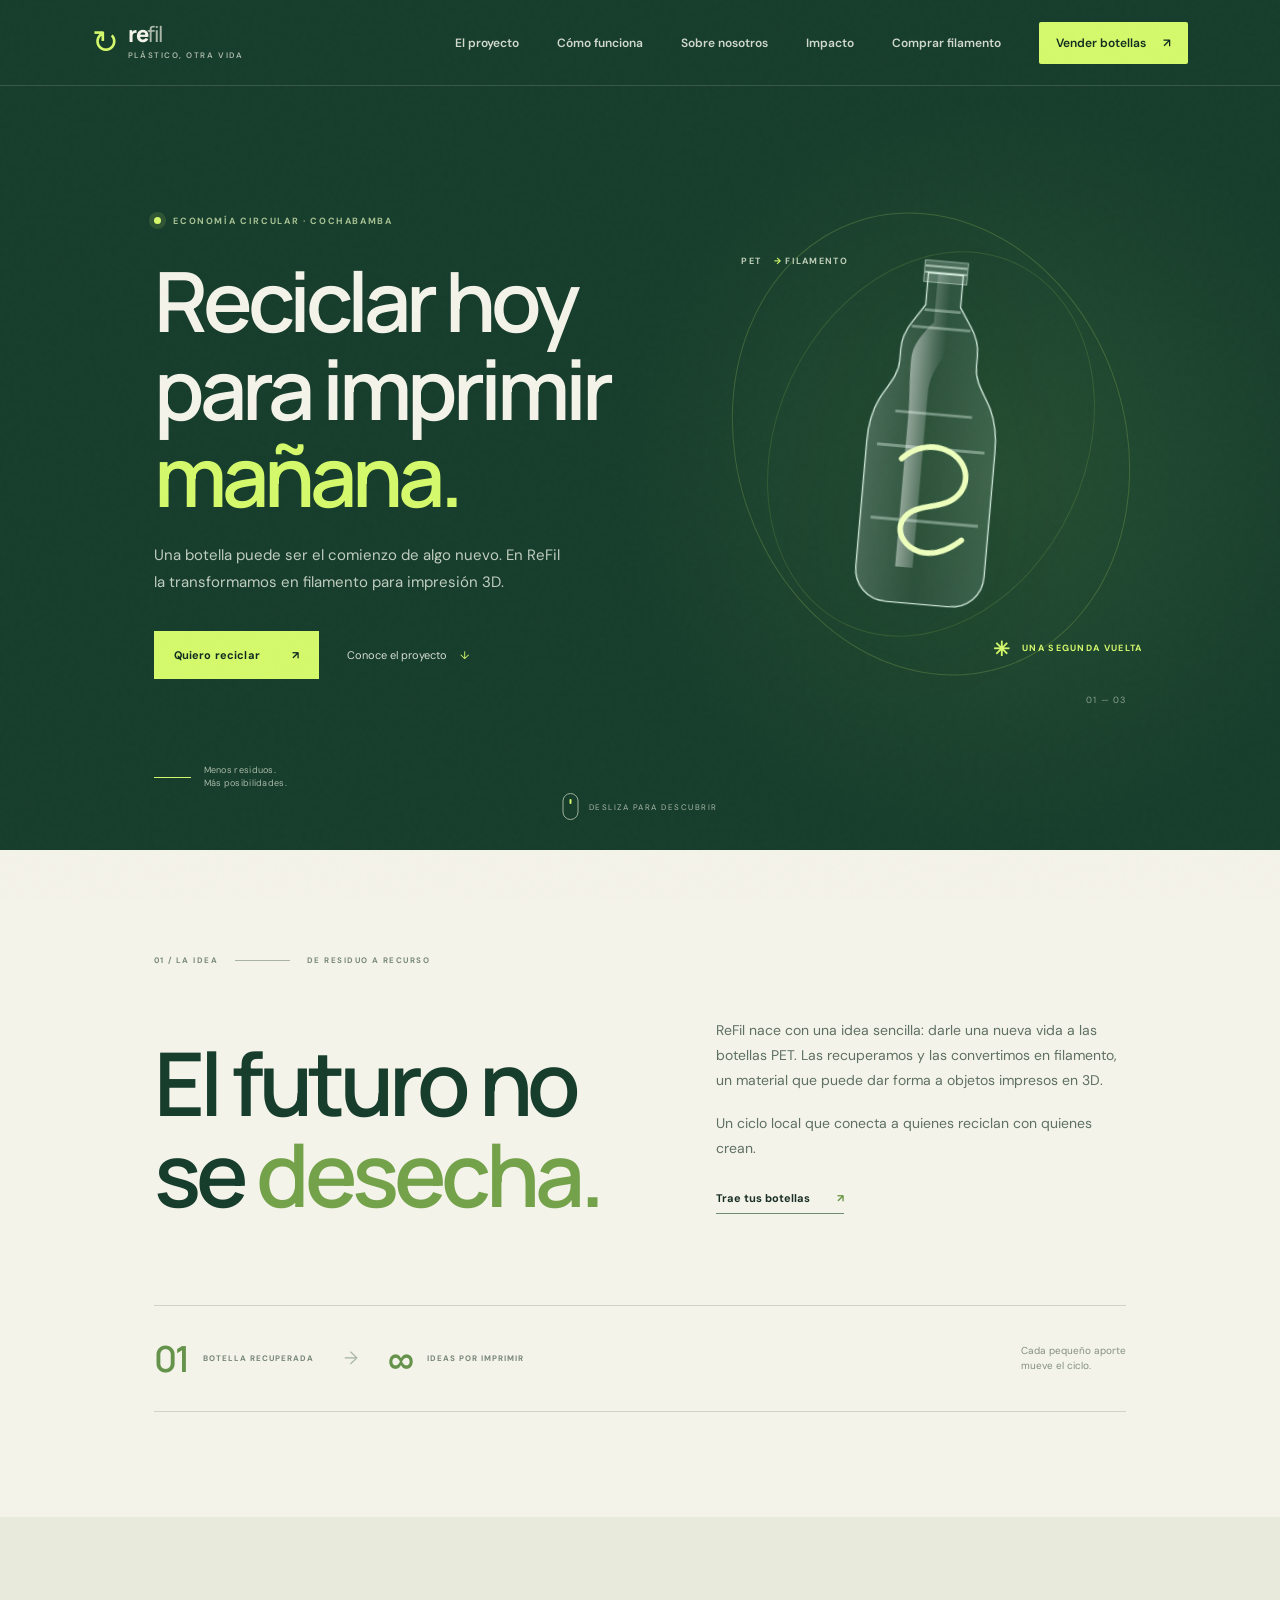
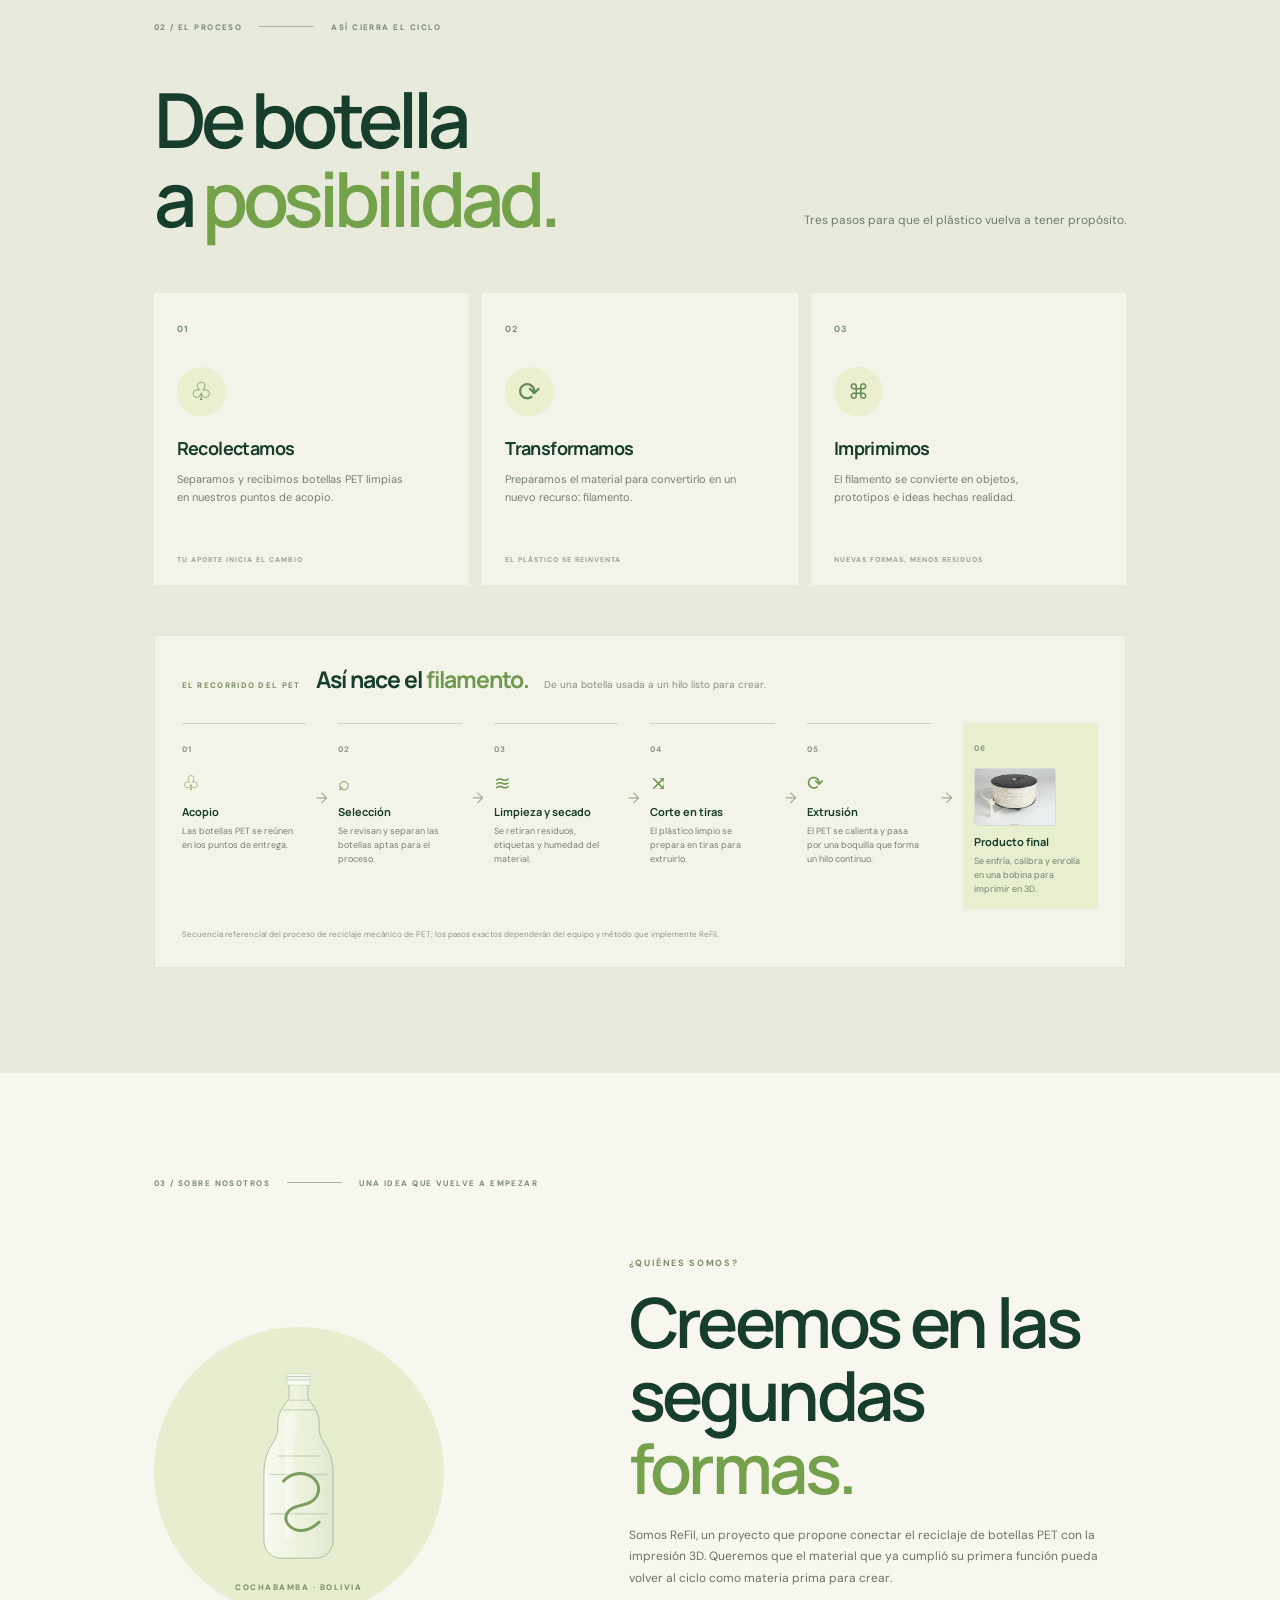
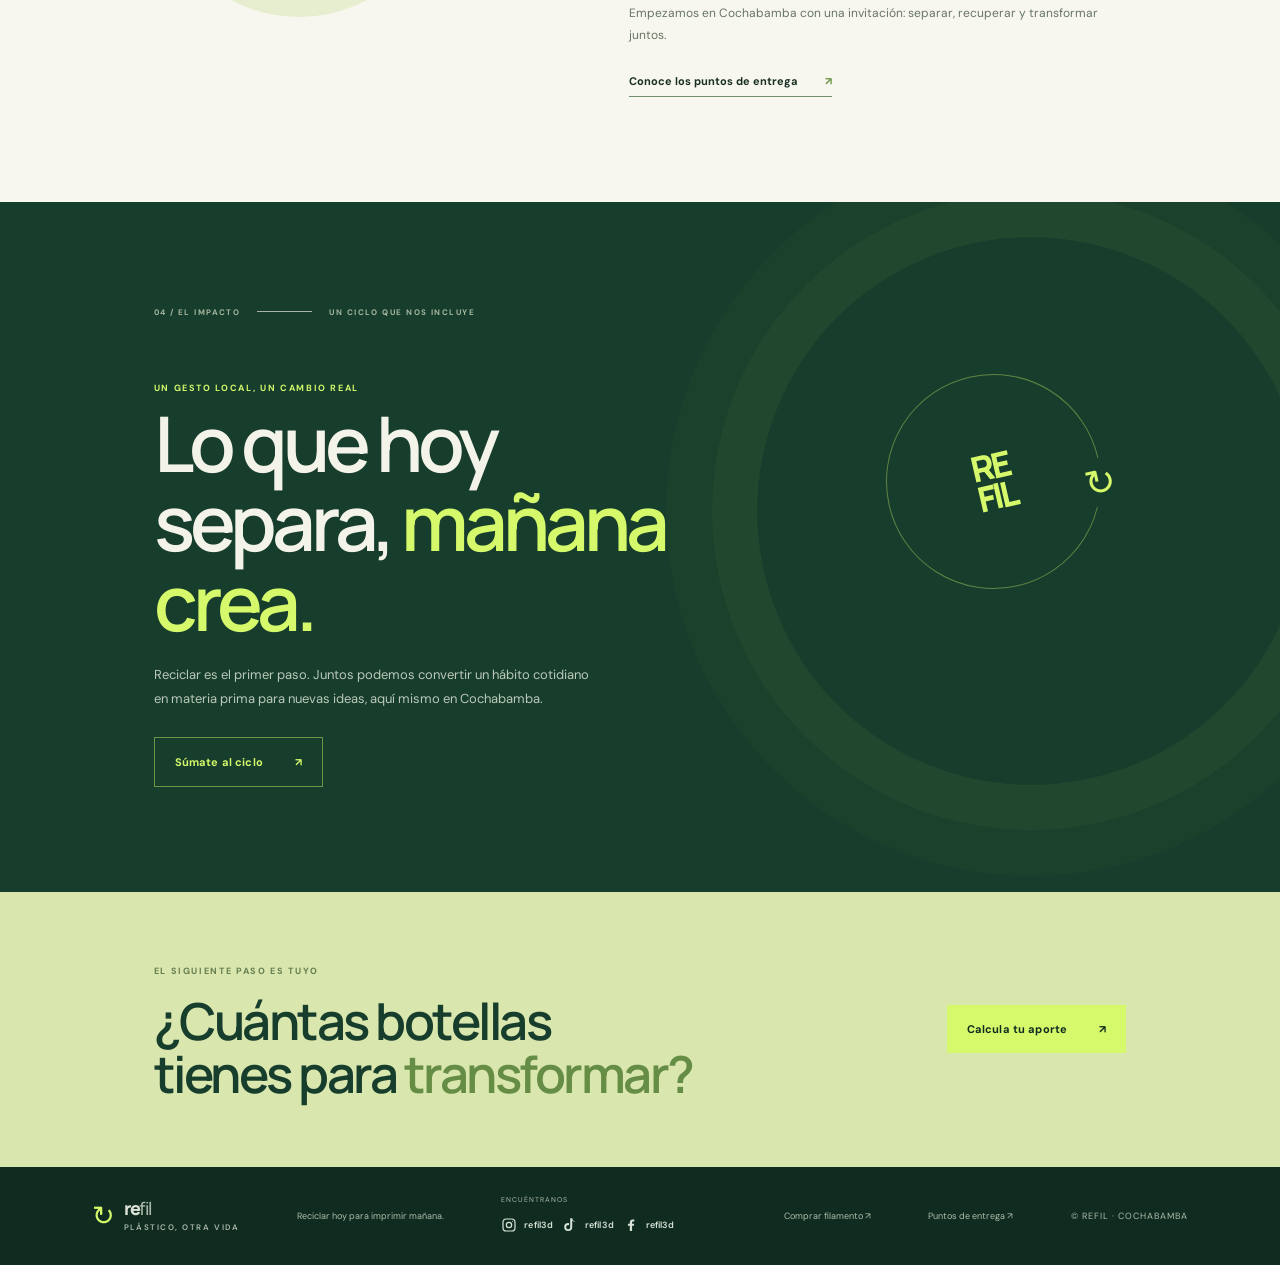
<file: index.html>
<!doctype html>
<html lang="es">
<head>
  <meta charset="utf-8" />
  <meta name="viewport" content="width=device-width, initial-scale=1" />
  <meta name="theme-color" content="#173d2c" />
  <meta name="description" content="ReFil transforma botellas PET en filamento para impresión 3D. Recicla en Cochabamba y convierte tus residuos en nuevas ideas." />
  <title>ReFil — Reciclar hoy, imprimir mañana</title>
  <link rel="preconnect" href="https://fonts.googleapis.com" />
  <link rel="preconnect" href="https://fonts.gstatic.com" crossorigin />
  <link href="https://fonts.googleapis.com/css2?family=DM+Sans:wght@400;500;600;700&family=Manrope:wght@400;500;600;700;800&display=swap" rel="stylesheet" />
  <link rel="stylesheet" href="styles.css" />
  <link rel="stylesheet" href="extra.css" />
</head>
<body>
  <div class="grain" aria-hidden="true"></div>
  <header class="site-header">
    <a class="brand" href="index.html" aria-label="ReFil, inicio"><span class="brand-mark">↻</span><span>re<span class="brand-light">fil</span><small>PLÁSTICO, OTRA VIDA</small></span></a>
    <button class="menu-toggle" aria-label="Abrir menú" aria-expanded="false"><span></span><span></span></button>
    <nav class="main-nav" aria-label="Navegación principal">
      <a href="#proyecto">El proyecto</a><a href="#proceso">Cómo funciona</a><a href="#nosotros">Sobre nosotros</a><a href="#impacto">Impacto</a><a href="comprar.html">Comprar filamento</a><a class="nav-cta" href="vender.html">Vender botellas <span>↗</span></a>
    </nav>
  </header>
  <main>
    <section class="hero" id="inicio">
      <div class="hero-copy reveal">
        <p class="eyebrow"><span class="pulse-dot"></span> ECONOMÍA CIRCULAR · COCHABAMBA</p>
        <h1>Reciclar hoy<br />para imprimir <em>mañana.</em></h1>
        <p class="hero-lede">Una botella puede ser el comienzo de algo nuevo. En ReFil la transformamos en filamento para impresión 3D.</p>
        <div class="hero-actions"><a class="button button-lime" href="vender.html">Quiero reciclar <span>↗</span></a><a class="text-link" href="#proyecto">Conoce el proyecto <span>↓</span></a></div>
        <div class="hero-note"><span class="note-line"></span><span>Menos residuos.<br />Más posibilidades.</span></div>
      </div>
      <div class="hero-art reveal" aria-label="Ilustración de una botella transformándose en filamento de impresión 3D">
        <div class="art-orbit orbit-one"></div><div class="art-orbit orbit-two"></div>
        <div class="art-label label-top">PET <span>→</span> FILAMENTO</div>
        <svg class="bottle-art" viewBox="0 0 300 540" role="img" aria-label="Botella transparente reciclable">
          <defs><linearGradient id="bottle" x1="0" x2="1"><stop stop-color="#effff5" stop-opacity=".2"/><stop offset=".46" stop-color="#dff9ec" stop-opacity=".07"/><stop offset="1" stop-color="#c6f2dd" stop-opacity=".16"/></linearGradient><linearGradient id="shine" x1="0" x2="1"><stop stop-color="#fff" stop-opacity=".68"/><stop offset="1" stop-color="#fff" stop-opacity="0"/></linearGradient></defs>
          <path d="M125 25h50v46l17 26c8 12 13 25 13 40v17c0 22 16 39 25 58 8 17 12 38 12 61v178c0 27-20 47-47 47H105c-27 0-47-20-47-47V273c0-23 4-44 12-61 9-19 25-36 25-58v-17c0-15 5-28 13-40l17-26V25Z" fill="url(#bottle)" stroke="#e8fff2" stroke-opacity=".82" stroke-width="2"/>
          <path d="M124 78h52M108 103h84M95 226h110M73 275h154M73 380h154" fill="none" stroke="#e8fff2" stroke-opacity=".38" stroke-width="4"/>
          <path d="M111 152c0-23 12-38 28-57V25h20v115c-14 21-20 37-20 58v249h-25V230c0-27-3-45-3-78Z" fill="url(#shine)" opacity=".7"/>
          <path d="M119 7h62v31h-62z" rx="6" fill="#effff5" fill-opacity=".22" stroke="#e8fff2" stroke-opacity=".7"/><path d="M120 15h60M120 24h60" stroke="#e8fff2" stroke-opacity=".58" stroke-width="3"/>
          <path d="M110 293c21-23 55-27 78-9 20 16 20 42 3 58-19 18-51 13-67 31-19 21 1 48 27 51 22 2 39-9 54-22" fill="none" stroke="#edffbd" stroke-width="8" stroke-linecap="round" stroke-dasharray="2 1"/>
        </svg>
        <div class="art-label label-bottom"><span class="spark">✳</span> UNA SEGUNDA VUELTA</div>
        <div class="art-index">01 — 03</div>
      </div>
      <a href="#proyecto" class="scroll-cue"><span></span> DESLIZA PARA DESCUBRIR</a>
    </section>
    <section class="intro-section section-pad" id="proyecto">
      <div class="section-kicker reveal"><span>01 / LA IDEA</span><span class="kicker-rule"></span><span>DE RESIDUO A RECURSO</span></div>
      <div class="intro-grid"><h2 class="reveal">El futuro no<br />se <em>desecha.</em></h2><div class="intro-text reveal"><p>ReFil nace con una idea sencilla: darle una nueva vida a las botellas PET. Las recuperamos y las convertimos en filamento, un material que puede dar forma a objetos impresos en 3D.</p><p>Un ciclo local que conecta a quienes reciclan con quienes crean.</p><a href="vender.html" class="arrow-link">Trae tus botellas <span>↗</span></a></div></div>
      <div class="stat-strip reveal"><div><span class="stat-number">01</span><span class="stat-caption">BOTELLA RECUPERADA</span></div><span class="stat-arrow">→</span><div><span class="stat-number">∞</span><span class="stat-caption">IDEAS POR IMPRIMIR</span></div><div class="stat-side">Cada pequeño aporte<br />mueve el ciclo.</div></div>
    </section>
    <section class="process-section section-pad" id="proceso">
      <div class="section-kicker reveal"><span>02 / EL PROCESO</span><span class="kicker-rule"></span><span>ASÍ CIERRA EL CICLO</span></div>
      <div class="process-heading reveal"><h2>De botella<br />a <em>posibilidad.</em></h2><p>Tres pasos para que el plástico vuelva a tener propósito.</p></div>
      <div class="process-grid">
        <article class="process-card reveal"><span class="process-num">01</span><div class="process-icon bottle-icon">♧</div><h3>Recolectamos</h3><p>Separamos y recibimos botellas PET limpias en nuestros puntos de acopio.</p><span class="card-foot">TU APORTE INICIA EL CAMBIO</span></article>
        <article class="process-card reveal"><span class="process-num">02</span><div class="process-icon">⟳</div><h3>Transformamos</h3><p>Preparamos el material para convertirlo en un nuevo recurso: filamento.</p><span class="card-foot">EL PLÁSTICO SE REINVENTA</span></article>
        <article class="process-card reveal"><span class="process-num">03</span><div class="process-icon print-icon">⌘</div><h3>Imprimimos</h3><p>El filamento se convierte en objetos, prototipos e ideas hechas realidad.</p><span class="card-foot">NUEVAS FORMAS, MENOS RESIDUOS</span></article>
      </div>
      <div class="bottle-journey reveal">
        <div class="journey-heading"><span class="journey-tag">EL RECORRIDO DEL PET</span><h3>Así nace el <em>filamento.</em></h3><p>De una botella usada a un hilo listo para crear.</p></div>
        <div class="journey-track">
          <article class="journey-step"><span class="journey-number">01</span><span class="journey-symbol">♧</span><h4>Acopio</h4><p>Las botellas PET se reúnen en los puntos de entrega.</p></article><span class="journey-arrow">→</span>
          <article class="journey-step"><span class="journey-number">02</span><span class="journey-symbol">⌕</span><h4>Selección</h4><p>Se revisan y separan las botellas aptas para el proceso.</p></article><span class="journey-arrow">→</span>
          <article class="journey-step"><span class="journey-number">03</span><span class="journey-symbol">≋</span><h4>Limpieza y secado</h4><p>Se retiran residuos, etiquetas y humedad del material.</p></article><span class="journey-arrow">→</span>
          <article class="journey-step"><span class="journey-number">04</span><span class="journey-symbol">⤨</span><h4>Corte en tiras</h4><p>El plástico limpio se prepara en tiras para extruirlo.</p></article><span class="journey-arrow">→</span>
          <article class="journey-step"><span class="journey-number">05</span><span class="journey-symbol">⟳</span><h4>Extrusión</h4><p>El PET se calienta y pasa por una boquilla que forma un hilo continuo.</p></article><span class="journey-arrow">→</span>
          <article class="journey-step journey-finish"><span class="journey-number">06</span><img class="journey-product" src="assets/rollo-filamento-real.jpg" alt="Rollo de filamento terminado listo para impresión 3D" /><h4>Producto final</h4><p>Se enfría, calibra y enrolla en una bobina para imprimir en 3D.</p></article>
        </div>
        <p class="journey-note">Secuencia referencial del proceso de reciclaje mecánico de PET; los pasos exactos dependerán del equipo y método que implemente ReFil.</p>
      </div>
    </section>
    <section class="about-section section-pad" id="nosotros">
      <div class="section-kicker reveal"><span>03 / SOBRE NOSOTROS</span><span class="kicker-rule"></span><span>UNA IDEA QUE VUELVE A EMPEZAR</span></div>
      <div class="about-grid"><div class="about-mark reveal"><svg class="about-logo" viewBox="0 0 300 540" role="img" aria-label="Botella PET blanca y transparente ReFil"><defs><linearGradient id="aboutBottle" x1="0" x2="1"><stop stop-color="#fff" stop-opacity=".72"/><stop offset=".46" stop-color="#f8fbf4" stop-opacity=".4"/><stop offset="1" stop-color="#d9e4d2" stop-opacity=".58"/></linearGradient><linearGradient id="aboutShine" x1="0" x2="1"><stop stop-color="#fff" stop-opacity=".86"/><stop offset="1" stop-color="#fff" stop-opacity="0"/></linearGradient></defs><path d="M125 25h50v46l17 26c8 12 13 25 13 40v17c0 22 16 39 25 58 8 17 12 38 12 61v178c0 27-20 47-47 47H105c-27 0-47-20-47-47V273c0-23 4-44 12-61 9-19 25-36 25-58v-17c0-15 5-28 13-40l17-26V25Z" fill="url(#aboutBottle)" stroke="#91aa85" stroke-opacity=".9" stroke-width="2"/><path d="M124 78h52M108 103h84M95 226h110M73 275h154M73 380h154" fill="none" stroke="#91aa85" stroke-opacity=".38" stroke-width="4"/><path d="M111 152c0-23 12-38 28-57V25h20v115c-14 21-20 37-20 58v249h-25V230c0-27-3-45-3-78Z" fill="url(#aboutShine)" opacity=".55"/><path d="M119 7h62v31h-62z" rx="6" fill="#f7faf1" stroke="#91aa85" stroke-opacity=".85"/><path d="M120 15h60M120 24h60" stroke="#829b76" stroke-opacity=".45" stroke-width="3"/><path d="M110 293c21-23 55-27 78-9 20 16 20 42 3 58-19 18-51 13-67 31-19 21 1 48 27 51 22 2 39-9 54-22" fill="none" stroke="#7c9f60" stroke-width="8" stroke-linecap="round" stroke-dasharray="2 1"/></svg><small>COCHABAMBA · BOLIVIA</small></div><div class="about-copy reveal"><p class="eyebrow">¿QUIÉNES SOMOS?</p><h2>Creemos en las<br />segundas <em>formas.</em></h2><p>Somos ReFil, un proyecto que propone conectar el reciclaje de botellas PET con la impresión 3D. Queremos que el material que ya cumplió su primera función pueda volver al ciclo como materia prima para crear.</p><p>Empezamos en Cochabamba con una invitación: separar, recuperar y transformar juntos.</p><a class="arrow-link" href="vender.html">Conoce los puntos de entrega <span>↗</span></a></div></div>
    </section>
    <section class="impact-section section-pad" id="impacto"><div class="impact-orb"></div><div class="section-kicker reveal"><span>04 / EL IMPACTO</span><span class="kicker-rule"></span><span>UN CICLO QUE NOS INCLUYE</span></div><div class="impact-content reveal"><p class="eyebrow">UN GESTO LOCAL, UN CAMBIO REAL</p><h2>Lo que hoy<br />separa, <em>mañana crea.</em></h2><p>Reciclar es el primer paso. Juntos podemos convertir un hábito cotidiano en materia prima para nuevas ideas, aquí mismo en Cochabamba.</p><a class="button button-dark" href="vender.html">Súmate al ciclo <span>↗</span></a></div><div class="impact-stamp">RE<br />FIL<br /><span>↻</span></div></section>
    <section class="cta-band"><div><span class="eyebrow">EL SIGUIENTE PASO ES TUYO</span><h2>¿Cuántas botellas<br />tienes para <em>transformar?</em></h2></div><a class="button button-lime" href="vender.html">Calcula tu aporte <span>↗</span></a></section>
  </main>
  <footer class="site-footer"><a class="brand" href="#inicio"><span class="brand-mark">↻</span><span>re<span class="brand-light">fil</span><small>PLÁSTICO, OTRA VIDA</small></span></a><span>Reciclar hoy para imprimir mañana.</span><div class="social-links"><span>ENCUÉNTRANOS</span><a class="social-account" href="https://instagram.com/refil3d" aria-label="Instagram ReFil 3D"><svg viewBox="0 0 24 24" aria-hidden="true"><rect x="3" y="3" width="18" height="18" rx="5"/><circle cx="12" cy="12" r="4"/><circle class="social-dot" cx="17.5" cy="6.5" r=".8"/></svg><span>refil3d</span></a><a class="social-account" href="https://tiktok.com/@refil3d" aria-label="TikTok ReFil 3D"><svg viewBox="0 0 24 24" aria-hidden="true"><path d="M19.6 7.1a7 7 0 0 1-4.3-2V15a6 6 0 1 1-6-6c.4 0 .8 0 1.2.1v3.4a3 3 0 1 0 1.8 2.8V2h3.2c.2 2.6 1.8 4.4 4.1 4.8v.3Z"/></svg><span>refil3d</span></a><a class="social-account" href="https://facebook.com/refil3d" aria-label="Facebook ReFil 3D"><svg viewBox="0 0 24 24" aria-hidden="true"><path d="M13.6 21v-8h2.7l.4-3h-3.1V8.1c0-.9.3-1.5 1.6-1.5h1.7V3.9c-.3 0-1.3-.1-2.5-.1-2.5 0-4.2 1.5-4.2 4.3V10H7.4v3h2.8v8h3.4Z"/></svg><span>refil3d</span></a></div><a href="comprar.html">Comprar filamento ↗</a><a href="vender.html">Puntos de entrega ↗</a><span class="footer-copy">© REFIL · COCHABAMBA</span></footer>
  <script src="app.js"></script>
</body>
</html>
</file>
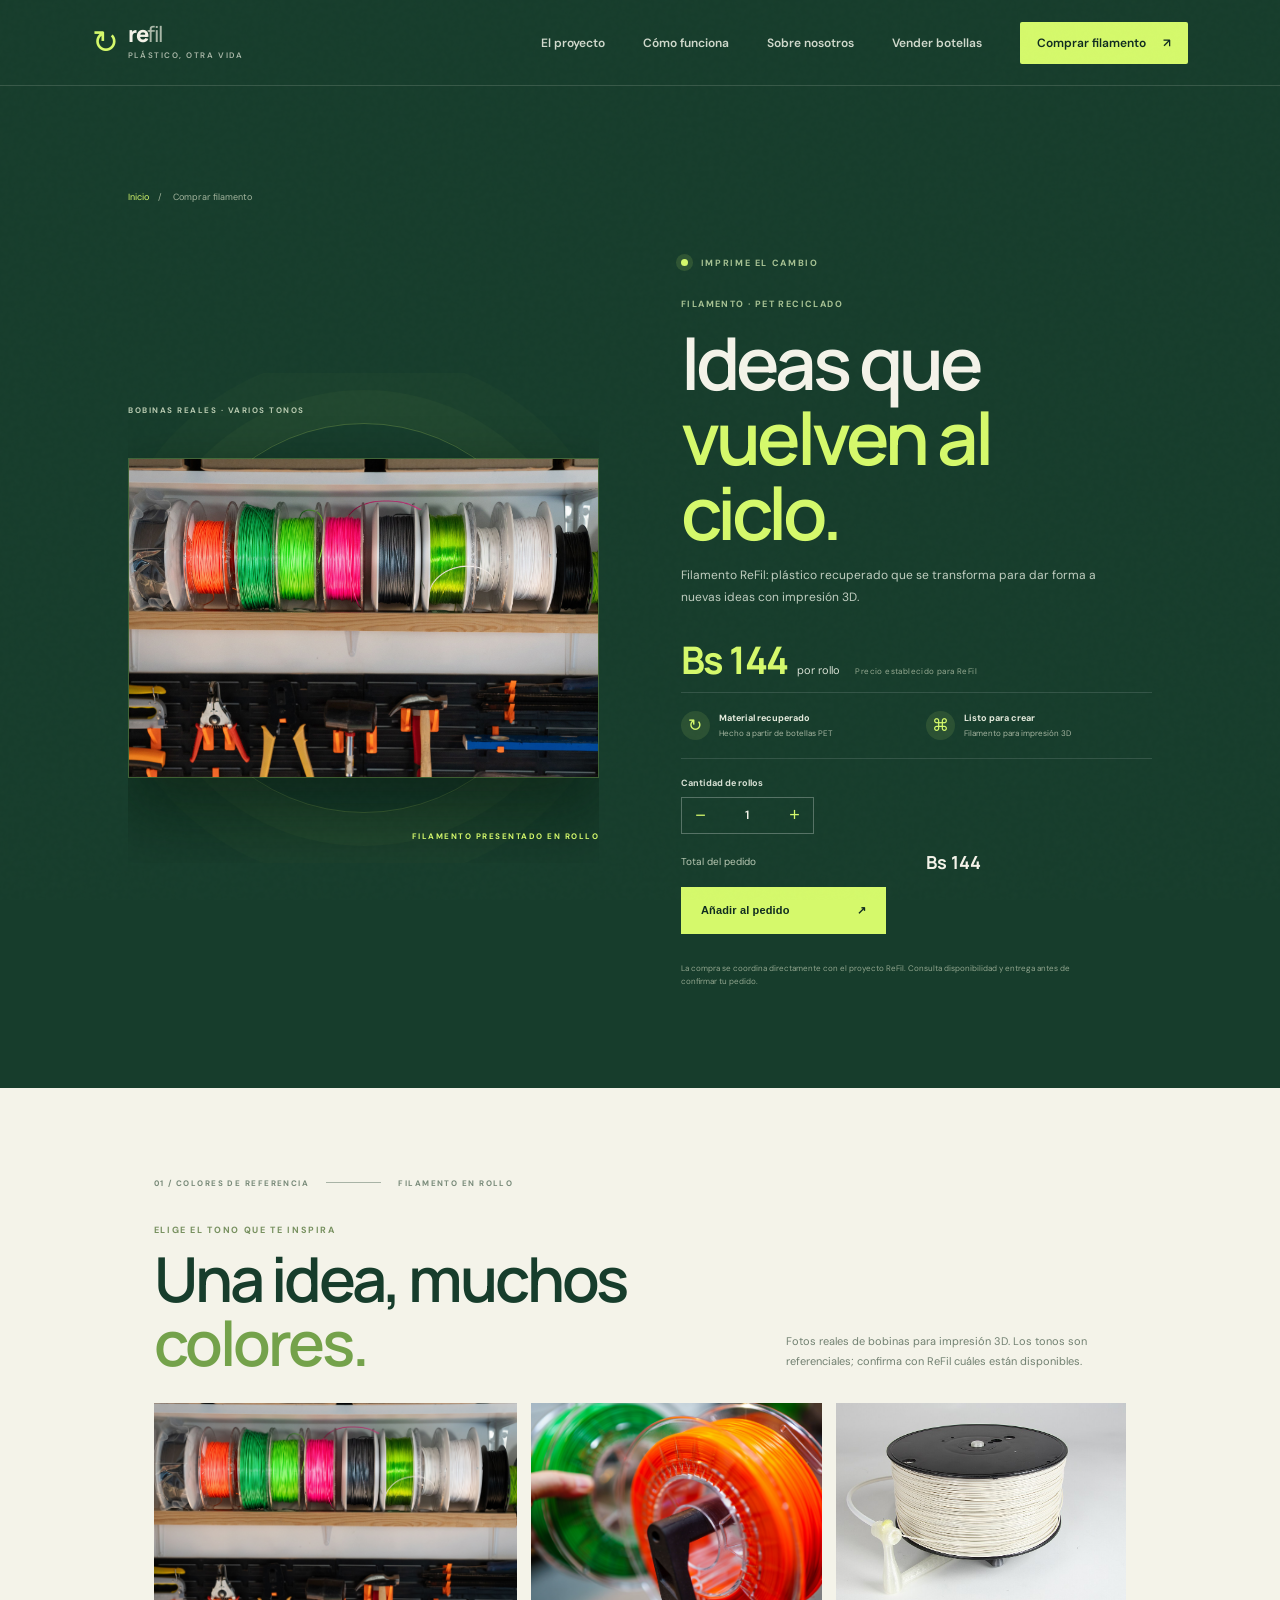
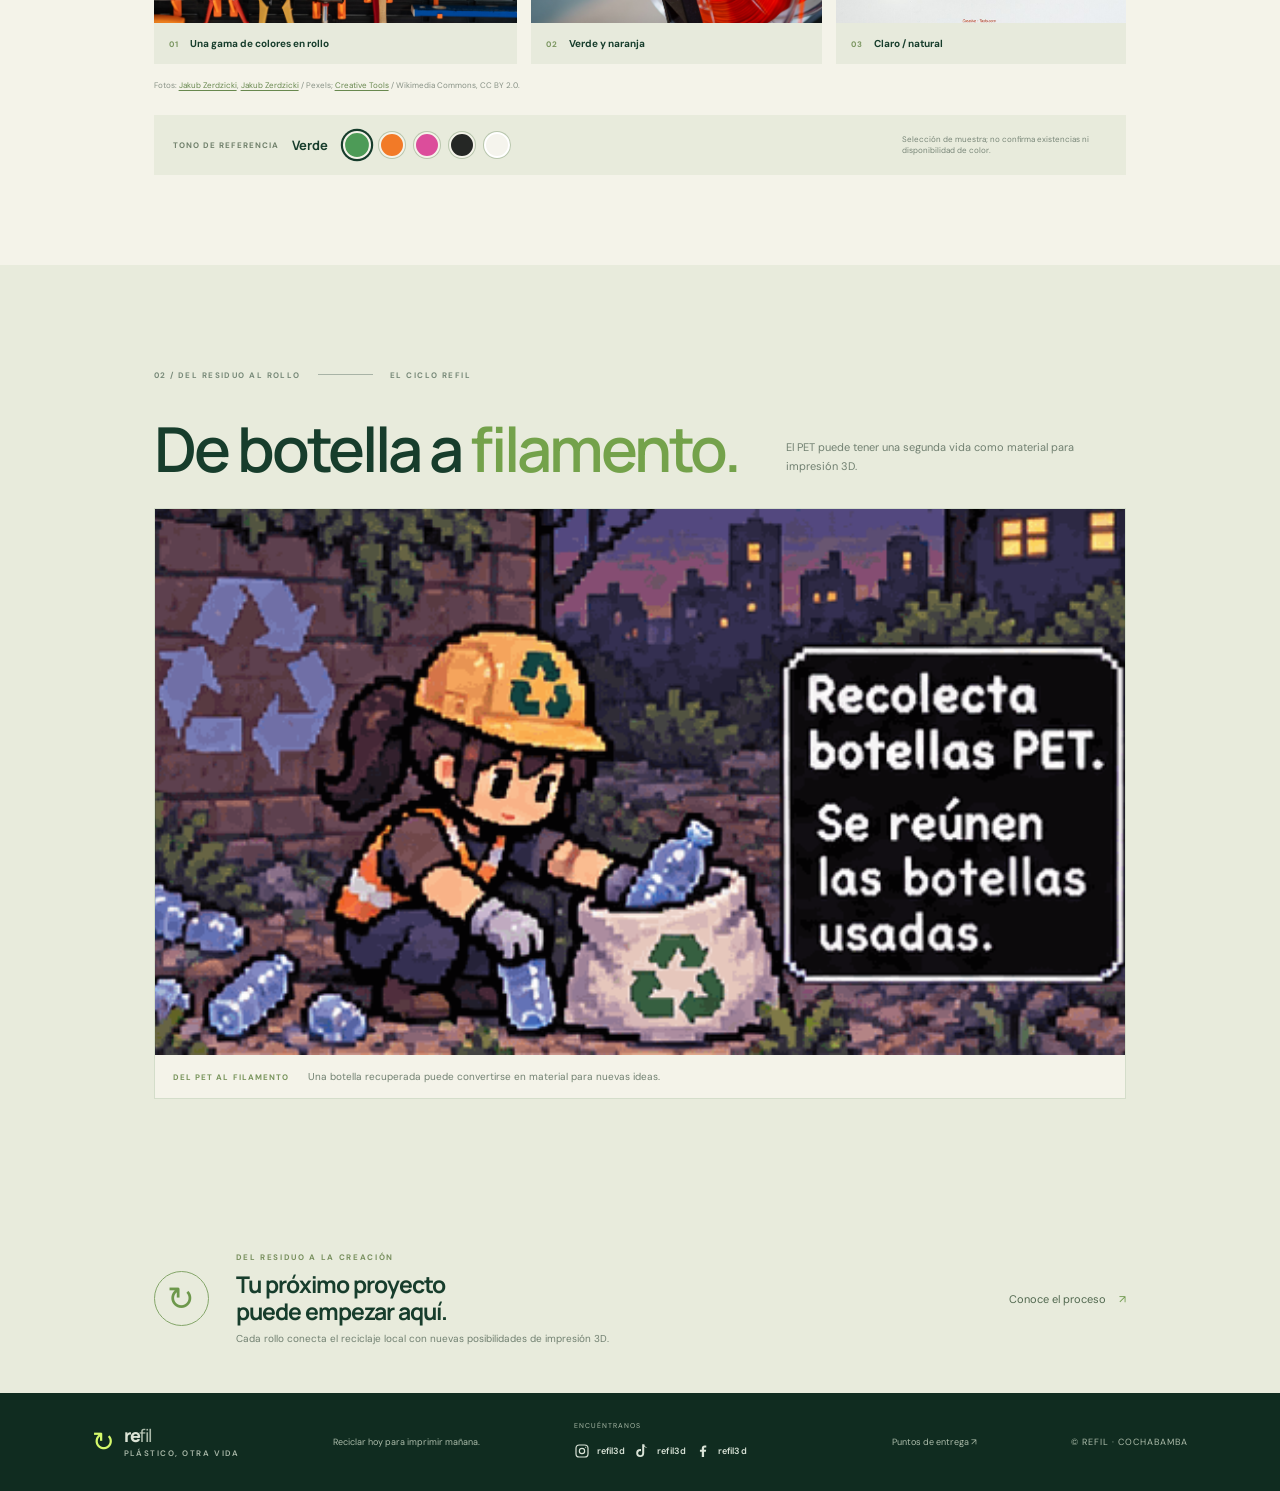
<file: comprar.html>
<!doctype html>
<html lang="es">
<head>
  <meta charset="utf-8" />
  <meta name="viewport" content="width=device-width, initial-scale=1" />
  <meta name="theme-color" content="#173d2c" />
  <meta name="description" content="Compra filamento ReFil elaborado a partir del reciclaje de botellas PET. Bs 144 por rollo." />
  <title>Comprar filamento — ReFil</title>
  <link rel="preconnect" href="https://fonts.googleapis.com" /><link rel="preconnect" href="https://fonts.gstatic.com" crossorigin />
  <link href="https://fonts.googleapis.com/css2?family=DM+Sans:wght@400;500;600;700&family=Manrope:wght@400;500;600;700;800&display=swap" rel="stylesheet" />
  <link rel="stylesheet" href="styles.css" /><link rel="stylesheet" href="extra.css" /><link rel="stylesheet" href="buy-gallery.css" />
</head>
<body class="shop-page">
  <div class="grain" aria-hidden="true"></div>
  <header class="site-header collection-header">
    <a class="brand" href="index.html" aria-label="ReFil, inicio"><span class="brand-mark">↻</span><span>re<span class="brand-light">fil</span><small>PLÁSTICO, OTRA VIDA</small></span></a>
    <button class="menu-toggle" aria-label="Abrir menú" aria-expanded="false"><span></span><span></span></button>
    <nav class="main-nav" aria-label="Navegación principal"><a href="index.html#proyecto">El proyecto</a><a href="index.html#proceso">Cómo funciona</a><a href="index.html#nosotros">Sobre nosotros</a><a href="vender.html">Vender botellas</a><a class="nav-cta" href="comprar.html">Comprar filamento <span>↗</span></a></nav>
  </header>
  <main>
    <section class="shop-hero"><div class="shop-crumb"><a href="index.html">Inicio</a>　/　 Comprar filamento</div><div class="shop-grid">
      <div class="spool-stage reveal"><div class="spool-orbit"></div><span class="spool-caption">BOBINAS REALES · VARIOS TONOS</span><img class="spool-art spool-photo" src="assets/rollos-colores.jpg" alt="Bobinas reales de filamento en tonos verde, naranja, fucsia, negro y blanco" /><span class="spool-index">FILAMENTO PRESENTADO EN ROLLO</span></div>
      <div class="shop-copy reveal"><p class="eyebrow"><span class="pulse-dot"></span> IMPRIME EL CAMBIO</p><p class="product-kicker">FILAMENTO · PET RECICLADO</p><h1>Ideas que<br /><em>vuelven al ciclo.</em></h1><p class="shop-description">Filamento ReFil: plástico recuperado que se transforma para dar forma a nuevas ideas con impresión 3D.</p>
        <div class="shop-price"><strong>Bs 144</strong><span>por rollo</span><i>Precio establecido para ReFil</i></div>
        <div class="shop-facts"><div><span class="fact-icon">↻</span><span><b>Material recuperado</b><small>Hecho a partir de botellas PET</small></span></div><div><span class="fact-icon">⌘</span><span><b>Listo para crear</b><small>Filamento para impresión 3D</small></span></div></div>
        <label class="quantity-label" for="roll-quantity">Cantidad de rollos</label><div class="quantity-control"><button type="button" id="qty-minus" aria-label="Restar un rollo">−</button><input id="roll-quantity" type="number" min="1" step="1" value="1" inputmode="numeric" /><button type="button" id="qty-plus" aria-label="Sumar un rollo">+</button></div>
        <div class="shop-total"><span>Total del pedido</span><strong id="roll-total">Bs 144</strong></div>
        <button class="button button-lime add-order" id="add-roll" type="button">Añadir al pedido <span>↗</span></button><p class="order-feedback" id="order-feedback" role="status" aria-live="polite"></p>
        <p class="shop-note">La compra se coordina directamente con el proyecto ReFil. Consulta disponibilidad y entrega antes de confirmar tu pedido.</p>
      </div>
    </div></section>
    <section class="color-section section-pad" id="colores"><div class="section-kicker reveal"><span>01 / COLORES DE REFERENCIA</span><span class="kicker-rule"></span><span>FILAMENTO EN ROLLO</span></div><div class="color-heading reveal"><div><p class="eyebrow">ELIGE EL TONO QUE TE INSPIRA</p><h2>Una idea, muchos <em>colores.</em></h2></div><p>Fotos reales de bobinas para impresión 3D. Los tonos son referenciales; confirma con ReFil cuáles están disponibles.</p></div>
      <div class="color-photo-grid reveal"><figure class="color-photo color-photo-wide"><img src="assets/rollos-colores.jpg" alt="Bobinas reales de filamento para impresión 3D en verde, naranja, fucsia, negro y blanco" /><figcaption><span>01</span> Una gama de colores en rollo</figcaption></figure><figure class="color-photo"><img src="assets/rollos-verde-naranja.jpg" alt="Acercamiento real a rollos de filamento verde y naranja" /><figcaption><span>02</span> Verde y naranja</figcaption></figure><figure class="color-photo"><img src="assets/rollo-filamento-real.jpg" alt="Rollo real de filamento claro en bobina negra" /><figcaption><span>03</span> Claro / natural</figcaption></figure></div><p class="photo-credit">Fotos: <a href="https://www.pexels.com/photo/colorful-3d-printing-threads-on-spools-19376296/" target="_blank" rel="noopener noreferrer">Jakub Zerdzicki</a>, <a href="https://www.pexels.com/photo/close-up-of-colorful-3d-printer-filament-spools-31336838/" target="_blank" rel="noopener noreferrer">Jakub Zerdzicki</a> / Pexels; <a href="https://commons.wikimedia.org/wiki/File:3D_Printing_Filament.jpg" target="_blank" rel="noopener noreferrer">Creative Tools</a> / Wikimedia Commons, CC BY 2.0.</p>
      <div class="color-picker reveal"><div><span class="picker-label">TONO DE REFERENCIA</span><strong id="selected-color">Verde</strong></div><div class="color-options" role="group" aria-label="Selecciona un tono de referencia"><button class="color-option selected" type="button" data-color="Verde" style="--swatch:#4d9b57" aria-label="Verde" aria-pressed="true"></button><button class="color-option" type="button" data-color="Naranja" style="--swatch:#f27a27" aria-label="Naranja" aria-pressed="false"></button><button class="color-option" type="button" data-color="Fucsia" style="--swatch:#dc4d9b" aria-label="Fucsia" aria-pressed="false"></button><button class="color-option" type="button" data-color="Negro" style="--swatch:#252725" aria-label="Negro" aria-pressed="false"></button><button class="color-option" type="button" data-color="Blanco" style="--swatch:#f5f4ed" aria-label="Blanco" aria-pressed="false"></button></div><p>Selección de muestra; no confirma existencias ni disponibilidad de color.</p></div>
    </section>
    <section class="before-after-section section-pad"><div class="section-kicker reveal"><span>02 / DEL RESIDUO AL ROLLO</span><span class="kicker-rule"></span><span>EL CICLO REFIL</span></div><div class="before-after-heading reveal"><h2>De botella a <em>filamento.</em></h2><p>El PET puede tener una segunda vida como material para impresión 3D.</p></div><figure class="process-gif reveal"><img src="assets/proceso-refil.gif" alt="Animación del proceso ReFil: recolección de botellas PET, transformación y resultado en filamento" /><figcaption><span>DEL PET AL FILAMENTO</span> Una botella recuperada puede convertirse en material para nuevas ideas.</figcaption></figure></section>
    <section class="shop-cycle"><div class="cycle-mark">↻</div><div><p class="eyebrow">DEL RESIDUO A LA CREACIÓN</p><h2>Tu próximo proyecto<br />puede empezar aquí.</h2><p>Cada rollo conecta el reciclaje local con nuevas posibilidades de impresión 3D.</p></div><a href="index.html#proceso" class="text-link">Conoce el proceso <span>↗</span></a></section>
  </main>
  <footer class="site-footer"><a class="brand" href="index.html"><span class="brand-mark">↻</span><span>re<span class="brand-light">fil</span><small>PLÁSTICO, OTRA VIDA</small></span></a><span>Reciclar hoy para imprimir mañana.</span><div class="social-links"><span>ENCUÉNTRANOS</span><a class="social-account" href="https://instagram.com/refil3d" aria-label="Instagram ReFil 3D"><svg viewBox="0 0 24 24" aria-hidden="true"><rect x="3" y="3" width="18" height="18" rx="5"/><circle cx="12" cy="12" r="4"/><circle class="social-dot" cx="17.5" cy="6.5" r=".8"/></svg><span>refil3d</span></a><a class="social-account" href="https://tiktok.com/@refil3d" aria-label="TikTok ReFil 3D"><svg viewBox="0 0 24 24" aria-hidden="true"><path d="M19.6 7.1a7 7 0 0 1-4.3-2V15a6 6 0 1 1-6-6c.4 0 .8 0 1.2.1v3.4a3 3 0 1 0 1.8 2.8V2h3.2c.2 2.6 1.8 4.4 4.1 4.8v.3Z"/></svg><span>refil3d</span></a><a class="social-account" href="https://facebook.com/refil3d" aria-label="Facebook ReFil 3D"><svg viewBox="0 0 24 24" aria-hidden="true"><path d="M13.6 21v-8h2.7l.4-3h-3.1V8.1c0-.9.3-1.5 1.6-1.5h1.7V3.9c-.3 0-1.3-.1-2.5-.1-2.5 0-4.2 1.5-4.2 4.3V10H7.4v3h2.8v8h3.4Z"/></svg><span>refil3d</span></a></div><a href="vender.html">Puntos de entrega ↗</a><span class="footer-copy">© REFIL · COCHABAMBA</span></footer>
  <script src="app.js"></script><script src="shop.js"></script>
</body>
</html>
</file>
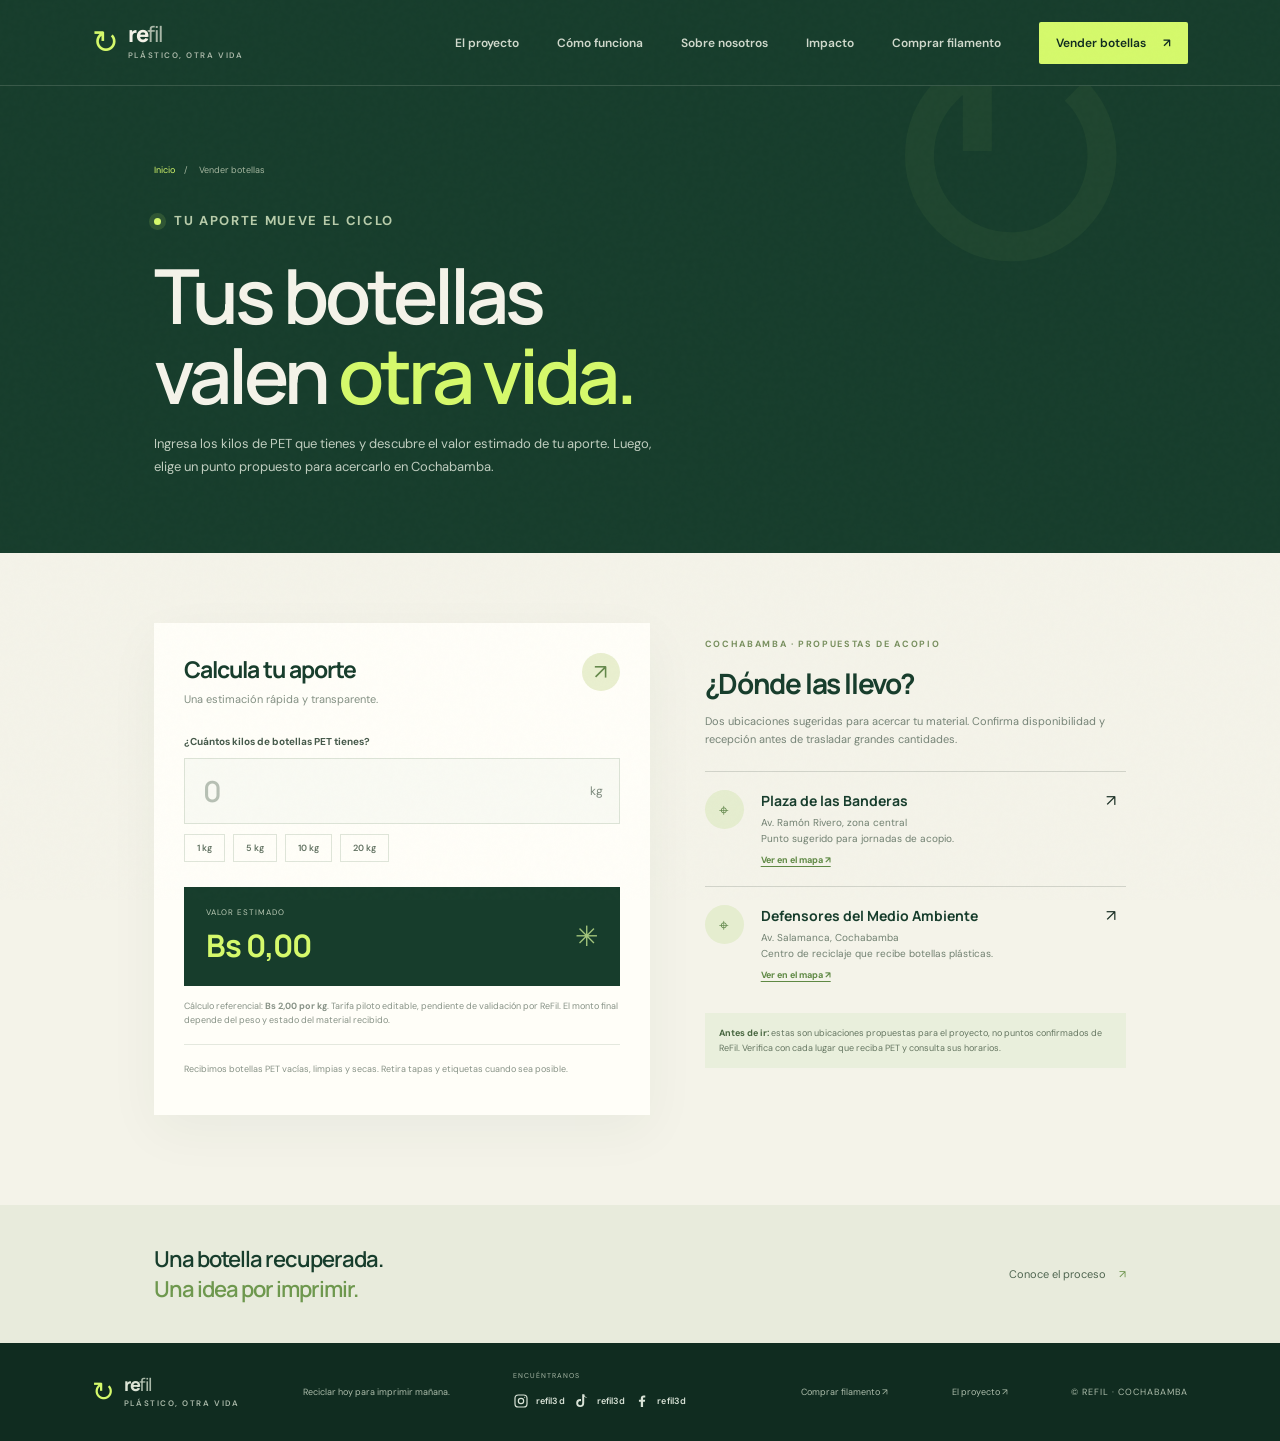
<file: vender.html>
<!doctype html>
<html lang="es">
<head>
  <meta charset="utf-8" />
  <meta name="viewport" content="width=device-width, initial-scale=1" />
  <meta name="theme-color" content="#173d2c" />
  <meta name="description" content="Calcula el valor estimado de tus botellas PET y encuentra puntos de entrega propuestos en Cochabamba." />
  <title>Vender botellas PET — ReFil</title>
  <link rel="preconnect" href="https://fonts.googleapis.com" /><link rel="preconnect" href="https://fonts.gstatic.com" crossorigin />
  <link href="https://fonts.googleapis.com/css2?family=DM+Sans:wght@400;500;600;700&family=Manrope:wght@400;500;600;700;800&display=swap" rel="stylesheet" />
  <link rel="stylesheet" href="styles.css" />
  <link rel="stylesheet" href="extra.css" />
</head>
<body class="collection-page">
  <div class="grain" aria-hidden="true"></div>
  <header class="site-header collection-header">
    <a class="brand" href="index.html" aria-label="ReFil, inicio"><span class="brand-mark">↻</span><span>re<span class="brand-light">fil</span><small>PLÁSTICO, OTRA VIDA</small></span></a>
    <button class="menu-toggle" aria-label="Abrir menú" aria-expanded="false"><span></span><span></span></button>
    <nav class="main-nav" aria-label="Navegación principal"><a href="index.html#proyecto">El proyecto</a><a href="index.html#proceso">Cómo funciona</a><a href="index.html#nosotros">Sobre nosotros</a><a href="index.html#impacto">Impacto</a><a href="comprar.html">Comprar filamento</a><a class="nav-cta" href="vender.html">Vender botellas <span>↗</span></a></nav>
  </header>
  <main>
    <section class="collection-hero"><div class="crumb"><a href="index.html">Inicio</a>　/　 Vender botellas</div><p class="eyebrow"><span class="pulse-dot"></span> TU APORTE MUEVE EL CICLO</p><h1>Tus botellas<br />valen <em>otra vida.</em></h1><p>Ingresa los kilos de PET que tienes y descubre el valor estimado de tu aporte. Luego, elige un punto propuesto para acercarlo en Cochabamba.</p></section>
    <section class="sell-layout">
      <div class="calc-card reveal">
        <div class="card-top"><div><h2>Calcula tu aporte</h2><p>Una estimación rápida y transparente.</p></div><span class="round-icon">↗</span></div>
        <label class="field-label" for="kilos">¿Cuántos kilos de botellas PET tienes?</label>
        <div class="kg-field"><input id="kilos" type="number" inputmode="decimal" min="0" max="10000" step="0.1" placeholder="0" aria-describedby="price-note" /><span>kg</span></div>
        <div class="quick-weights" aria-label="Cantidades rápidas"><button type="button" data-kg="1">1 kg</button><button type="button" data-kg="5">5 kg</button><button type="button" data-kg="10">10 kg</button><button type="button" data-kg="20">20 kg</button></div>
        <div class="calc-result" aria-live="polite"><div><small>VALOR ESTIMADO</small><strong id="amount">Bs 0,00</strong></div><span class="result-icon">✳</span></div>
        <p class="rate-note" id="price-note">Cálculo referencial: <strong id="rate-label">Bs 2,00 por kg</strong>. Tarifa piloto editable, pendiente de validación por ReFil. El monto final depende del peso y estado del material recibido.</p>
        <p class="calc-footnote">Recibimos botellas PET vacías, limpias y secas. Retira tapas y etiquetas cuando sea posible.</p>
      </div>
      <div class="locations reveal"><p class="eyebrow">COCHABAMBA · PROPUESTAS DE ACOPIO</p><h2>¿Dónde las llevo?</h2><p class="locations-intro">Dos ubicaciones sugeridas para acercar tu material. Confirma disponibilidad y recepción antes de trasladar grandes cantidades.</p>
        <article class="location-card"><span class="location-pin">⌖</span><div><h3>Plaza de las Banderas</h3><p>Av. Ramón Rivero, zona central<br />Punto sugerido para jornadas de acopio.</p><a class="map-link" href="https://www.google.com/maps/search/?api=1&query=Plaza+de+las+Banderas+Cochabamba+Bolivia" target="_blank" rel="noopener noreferrer">Ver en el mapa ↗</a></div><span>↗</span></article>
        <article class="location-card"><span class="location-pin">⌖</span><div><h3>Defensores del Medio Ambiente</h3><p>Av. Salamanca, Cochabamba<br />Centro de reciclaje que recibe botellas plásticas.</p><a class="map-link" href="https://www.google.com/maps/search/?api=1&query=Defensores+del+Medio+Ambiente+Avenida+Salamanca+Cochabamba" target="_blank" rel="noopener noreferrer">Ver en el mapa ↗</a></div><span>↗</span></article>
        <div class="proposal-note"><strong>Antes de ir:</strong> estas son ubicaciones propuestas para el proyecto, no puntos confirmados de ReFil. Verifica con cada lugar que reciba PET y consulta sus horarios.</div>
      </div>
    </section>
    <section class="collection-bottom"><p>Una botella recuperada.<br /><em>Una idea por imprimir.</em></p><a class="text-link" href="index.html#proceso">Conoce el proceso <span>↗</span></a></section>
  </main>
  <footer class="site-footer"><a class="brand" href="index.html"><span class="brand-mark">↻</span><span>re<span class="brand-light">fil</span><small>PLÁSTICO, OTRA VIDA</small></span></a><span>Reciclar hoy para imprimir mañana.</span><div class="social-links"><span>ENCUÉNTRANOS</span><a class="social-account" href="https://instagram.com/refil3d" aria-label="Instagram ReFil 3D"><svg viewBox="0 0 24 24" aria-hidden="true"><rect x="3" y="3" width="18" height="18" rx="5"/><circle cx="12" cy="12" r="4"/><circle class="social-dot" cx="17.5" cy="6.5" r=".8"/></svg><span>refil3d</span></a><a class="social-account" href="https://tiktok.com/@refil3d" aria-label="TikTok ReFil 3D"><svg viewBox="0 0 24 24" aria-hidden="true"><path d="M19.6 7.1a7 7 0 0 1-4.3-2V15a6 6 0 1 1-6-6c.4 0 .8 0 1.2.1v3.4a3 3 0 1 0 1.8 2.8V2h3.2c.2 2.6 1.8 4.4 4.1 4.8v.3Z"/></svg><span>refil3d</span></a><a class="social-account" href="https://facebook.com/refil3d" aria-label="Facebook ReFil 3D"><svg viewBox="0 0 24 24" aria-hidden="true"><path d="M13.6 21v-8h2.7l.4-3h-3.1V8.1c0-.9.3-1.5 1.6-1.5h1.7V3.9c-.3 0-1.3-.1-2.5-.1-2.5 0-4.2 1.5-4.2 4.3V10H7.4v3h2.8v8h3.4Z"/></svg><span>refil3d</span></a></div><a href="comprar.html">Comprar filamento ↗</a><a href="index.html#proyecto">El proyecto ↗</a><span class="footer-copy">© REFIL · COCHABAMBA</span></footer>
  <script src="app.js"></script>
</body>
</html>
</file>
<file: styles.css>
:root{--forest:#173d2c;--deep:#102c20;--green:#286b47;--lime:#d5f96b;--paper:#f4f3e9;--ink:#192e24;--muted:#9aaa9a;--line:rgba(25,46,36,.16);--sans:'DM Sans',sans-serif;--display:'Manrope',sans-serif}*{box-sizing:border-box}html{scroll-behavior:smooth;scroll-padding-top:90px}body{margin:0;background:var(--paper);color:var(--ink);font-family:var(--sans);-webkit-font-smoothing:antialiased}a{color:inherit;text-decoration:none}.grain{position:fixed;inset:0;pointer-events:none;z-index:20;opacity:.045;background-image:url("data:image/svg+xml,%3Csvg viewBox='0 0 180 180' xmlns='http://www.w3.org/2000/svg'%3E%3Cfilter id='n'%3E%3CfeTurbulence type='fractalNoise' baseFrequency='.92' numOctaves='3' stitchTiles='stitch'/%3E%3C/filter%3E%3Crect width='100%25' height='100%25' filter='url(%23n)' opacity='.38'/%3E%3C/svg%3E")}.site-header{height:86px;padding:0 7.2%;display:flex;align-items:center;justify-content:space-between;position:absolute;z-index:5;top:0;left:0;width:100%;border-bottom:1px solid rgba(241,246,231,.15);color:#f4f3e9}.brand{display:inline-flex;align-items:center;gap:10px;font-family:var(--display);font-weight:800;font-size:22px;letter-spacing:-1.3px;line-height:.9}.brand-mark{font-family:var(--sans);font-size:32px;color:var(--lime);font-weight:400}.brand-light{font-weight:500;color:#a9b8a8}.brand small{display:block;font:600 8px var(--sans);letter-spacing:1.55px;margin-top:5px;color:#a9b8a8}.main-nav{display:flex;align-items:center;gap:38px;font-size:12px;font-weight:600}.main-nav>a:not(.nav-cta){color:#d0d9cc;transition:color .2s}.main-nav>a:hover{color:var(--lime)}.nav-cta{background:var(--lime);color:var(--deep);padding:13px 17px;border-radius:2px}.nav-cta span{margin-left:14px}.menu-toggle{display:none}.hero{min-height:760px;height:min(850px,100svh);background:var(--forest);color:var(--paper);display:grid;grid-template-columns:1.1fr .9fr;padding:150px 12% 105px;position:relative;overflow:hidden}.hero:after{content:'';position:absolute;width:780px;height:780px;right:-8%;top:10%;border-radius:50%;background:radial-gradient(circle,rgba(130,186,89,.14),transparent 68%);pointer-events:none}.hero-copy{align-self:center;max-width:600px;position:relative;z-index:2;margin-top:-10px}.eyebrow{font-size:9px;letter-spacing:1.65px;font-weight:700;color:#a8c394}.pulse-dot{display:inline-block;width:7px;height:7px;background:var(--lime);border-radius:50%;margin-right:9px;box-shadow:0 0 0 5px #d5f96b20}.hero h1,.intro-grid h2,.process-heading h2,.impact-content h2,.cta-band h2{font:600 clamp(50px,6.5vw,88px)/1.05 var(--display);letter-spacing:-5px;margin:30px 0 22px}.hero h1 em,.intro-grid h2 em,.process-heading h2 em,.impact-content h2 em,.cta-band h2 em{font-style:normal;color:var(--lime)}.hero-lede{font-size:15px;line-height:1.8;color:#c0cec0;max-width:410px}.hero-actions{display:flex;align-items:center;gap:28px;margin-top:35px}.button{font-size:11px;font-weight:700;letter-spacing:.15px;display:inline-flex;align-items:center;gap:32px;padding:17px 20px;transition:transform .2s,background .2s}.button:hover{transform:translateY(-3px)}.button-lime{background:var(--lime);color:var(--deep)}.button-lime:hover{background:#e2ff92}.text-link{font-size:11px;color:#d5ded3}.text-link span{margin-left:10px;color:var(--lime)}.hero-note{position:absolute;bottom:-112px;display:flex;align-items:center;gap:13px;font-size:9px;line-height:1.5;color:#a8b9a8;letter-spacing:.3px}.note-line{height:1px;width:37px;background:var(--lime)}.hero-art{align-self:center;justify-self:end;width:min(390px,100%);height:520px;position:relative;z-index:1;margin:4px 0 0 20px}.art-orbit{position:absolute;border:1px solid #d5f96b30;border-radius:50%;left:50%;top:49%;transform:translate(-50%,-50%) rotate(-18deg)}.orbit-one{width:390px;height:470px}.orbit-two{width:310px;height:400px;transform:translate(-50%,-50%) rotate(25deg);border-color:#d5f96b20}.bottle-art{position:absolute;width:210px;height:440px;top:35px;left:50%;transform:translateX(-50%) rotate(5deg);filter:drop-shadow(0 30px 50px #07150d75);animation:float 6s ease-in-out infinite}.art-label{position:absolute;font-size:9px;letter-spacing:1.3px;font-weight:700;color:#bfceb9}.label-top{top:65px;left:5px}.label-top span{padding-left:9px;color:var(--lime)}.label-bottom{bottom:48px;right:-16px;color:var(--lime)}.spark{font-size:20px;vertical-align:middle;margin-right:7px}.art-index{position:absolute;right:0;bottom:4px;font-size:9px;letter-spacing:1.2px;color:#89a18d}.scroll-cue{position:absolute;bottom:30px;left:50%;transform:translateX(-50%);font-size:8px;letter-spacing:1.5px;color:#a8b9a8;display:flex;align-items:center;gap:10px}.scroll-cue span{width:16px;height:27px;border:1px solid #9db39a;border-radius:12px;position:relative}.scroll-cue span:after{content:'';position:absolute;left:6px;top:5px;width:2px;height:5px;background:var(--lime);border-radius:2px;animation:scroll 1.6s infinite}.section-pad{padding:105px 12%}.intro-section{background:var(--paper)}.section-kicker{display:flex;align-items:center;gap:17px;font-size:8px;letter-spacing:1.45px;font-weight:700;color:#788a79}.kicker-rule{display:block;width:55px;height:1px;background:#a8b3a6}.intro-grid{display:grid;grid-template-columns:1.1fr .9fr;align-items:end;gap:60px;margin-top:53px}.intro-grid h2,.process-heading h2,.impact-content h2{font-size:clamp(55px,7vw,88px);color:var(--forest);margin:0;line-height:1.04}.intro-grid h2 em,.process-heading h2 em{color:#74a24b}.intro-text{max-width:420px;padding-bottom:6px}.intro-text p{font-size:14px;line-height:1.8;color:#5e7062;margin:0 0 17px}.arrow-link{display:inline-flex;gap:27px;font-weight:700;font-size:11px;margin-top:13px;border-bottom:1px solid #718b71;padding-bottom:8px}.arrow-link span{color:#689542}.stat-strip{margin-top:85px;border-top:1px solid var(--line);border-bottom:1px solid var(--line);padding:28px 0;display:flex;align-items:center;gap:30px}.stat-strip>div:not(.stat-side){display:flex;align-items:center;gap:15px}.stat-number{font:600 36px var(--display);letter-spacing:-2px;color:#65934b}.stat-caption{font-size:8px;letter-spacing:1px;font-weight:700;color:#768678}.stat-arrow{font-size:18px;color:#adb9a9}.stat-side{margin-left:auto;font-size:10px;line-height:1.5;color:#839083}.process-section{background:#e8ebdc}.process-heading{display:flex;align-items:end;justify-content:space-between;margin-top:48px}.process-heading h2{font-size:clamp(50px,6vw,76px)}.process-heading>p{font-size:12px;color:#6d7d6b;margin:0 0 10px}.process-grid{display:grid;grid-template-columns:repeat(3,1fr);gap:13px;margin-top:55px}.process-card{min-height:292px;padding:23px;background:#f4f3e9;position:relative;transition:transform .3s}.process-card:hover{transform:translateY(-7px)}.process-num{font-size:9px;font-weight:700;letter-spacing:1px;color:#779077}.process-icon{display:flex;align-items:center;justify-content:center;width:49px;height:49px;margin:30px 0 20px;border-radius:50%;font-size:27px;color:#638a50;background:#e9efcf}.bottle-icon{font-size:25px}.print-icon{font-size:21px}.process-card h3{font:700 18px var(--display);letter-spacing:-.6px;margin:0 0 10px;color:var(--forest)}.process-card p{font-size:11px;line-height:1.65;color:#738071;max-width:235px;margin:0}.card-foot{position:absolute;bottom:21px;left:23px;font-size:7px;letter-spacing:1px;font-weight:700;color:#94a18f}.impact-section{min-height:550px;background:var(--forest);color:var(--paper);position:relative;overflow:hidden}.impact-section .section-kicker{color:#a5b79d}.impact-content{max-width:600px;position:relative;z-index:1;margin-top:65px}.impact-content h2{font-size:clamp(53px,6vw,78px);color:var(--paper)}.impact-content>p:not(.eyebrow){font-size:13px;line-height:1.8;color:#bbc9ba;max-width:440px;margin:21px 0 27px}.impact-content .eyebrow{color:var(--lime)}.button-dark{border:1px solid #d5f96b75;color:var(--lime)}.impact-stamp{position:absolute;right:14%;top:25%;width:215px;height:215px;border:1px solid #d5f96b60;border-radius:50%;display:flex;align-items:center;justify-content:center;text-align:center;font:800 35px/.83 var(--display);letter-spacing:-3px;color:#d5f96b;transform:rotate(-13deg)}.impact-stamp span{position:absolute;font:400 37px var(--sans);right:-10px;top:50%;background:var(--forest)}.impact-orb{position:absolute;width:550px;height:550px;right:-2%;top:5%;border-radius:50%;border:1px solid #d5f96b12;box-shadow:0 0 0 44px #d5f96b08,0 0 0 90px #d5f96b05}.cta-band{padding:66px 12%;background:#d9e6ad;display:flex;justify-content:space-between;align-items:center;gap:30px}.cta-band .eyebrow{color:#657e50}.cta-band h2{font-size:clamp(34px,4vw,51px);letter-spacing:-2.5px;color:var(--forest);margin:15px 0 0}.cta-band h2 em{color:#658d46}.site-footer{padding:28px 7.2%;display:flex;align-items:center;justify-content:space-between;gap:20px;background:#102c20;color:#dbe3d5}.site-footer .brand{font-size:18px}.site-footer .brand-mark{font-size:27px}.site-footer>span,.site-footer>a:not(.brand){font-size:9px;color:#adbdab}.footer-copy{letter-spacing:1px}.reveal{opacity:0;transform:translateY(22px);transition:opacity .8s ease,transform .8s cubic-bezier(.2,.7,.2,1)}.reveal.visible{opacity:1;transform:translateY(0)}@keyframes float{0%,100%{transform:translateX(-50%) rotate(5deg) translateY(0)}50%{transform:translateX(-50%) rotate(2deg) translateY(-12px)}}@keyframes scroll{0%{opacity:0;transform:translateY(0)}40%{opacity:1}100%{opacity:0;transform:translateY(9px)}}
/* Collection page */
.collection-page{background:var(--paper)}.collection-header{background:var(--forest);position:relative}.collection-hero{background:var(--forest);color:var(--paper);padding:78px 12% 74px;position:relative;overflow:hidden}.collection-hero:after{content:'↻';position:absolute;right:10%;top:-97px;font-size:350px;color:#d5f96b0b;line-height:1}.collection-hero .eyebrow{color:#b8ccaa}.collection-hero h1{font:600 clamp(47px,6vw,76px)/1.05 var(--display);letter-spacing:-4px;margin:24px 0 16px;position:relative;z-index:1}.collection-hero h1 em{font-style:normal;color:var(--lime)}.collection-hero>p{max-width:520px;color:#c0cec0;font-size:13px;line-height:1.8;margin:0;position:relative;z-index:1}.crumb{font-size:9px;color:#a3b59e;margin-bottom:32px}.crumb a{color:var(--lime)}.sell-layout{display:grid;grid-template-columns:1fr .85fr;gap:55px;padding:70px 12% 90px;align-items:start}.calc-card{background:#fffef8;padding:30px;box-shadow:0 16px 50px #173d2c0c}.card-top{display:flex;justify-content:space-between;align-items:start}.card-top h2{font:700 23px var(--display);letter-spacing:-1px;margin:0 0 7px;color:var(--forest)}.card-top p{font-size:11px;color:#849184;margin:0}.round-icon{width:38px;height:38px;border-radius:50%;display:grid;place-items:center;background:#e9efcf;color:#64884a;font-size:21px}.field-label{display:block;font-size:10px;font-weight:700;margin:29px 0 10px;color:#45594a}.kg-field{display:flex;align-items:center;border:1px solid #dce3d6;background:#f9faf3;padding:0 16px;height:66px}.kg-field input{border:0;outline:0;background:none;font:600 29px var(--display);color:var(--forest);width:100%;min-width:0}.kg-field input::placeholder{color:#b7c0b4}.kg-field span{font-size:12px;color:#7e8b7e}.quick-weights{display:flex;gap:8px;margin-top:10px}.quick-weights button{border:1px solid #dfe5d9;background:transparent;padding:7px 12px;font:600 9px var(--sans);color:#647464;cursor:pointer}.quick-weights button:hover{border-color:#75a64c;color:#456d31}.calc-result{background:var(--forest);color:var(--paper);margin-top:25px;padding:20px 22px;display:flex;align-items:center;justify-content:space-between}.calc-result small{display:block;font-size:8px;letter-spacing:1px;color:#bac9b5;margin-bottom:7px}.calc-result strong{font:700 31px var(--display);letter-spacing:-1px;color:var(--lime)}.calc-result .result-icon{font-size:28px;color:#a3c57c}.rate-note{font-size:9px;color:#879286;line-height:1.6;margin:13px 0 0}.calc-footnote{padding-top:17px;margin-top:16px;border-top:1px solid #e4e8de;font-size:9px;line-height:1.6;color:#879286}.locations{padding-top:6px}.locations .eyebrow{color:#79905f}.locations h2{font:700 28px var(--display);letter-spacing:-1.4px;color:var(--forest);margin:14px 0 10px}.locations-intro{font-size:11px;line-height:1.7;color:#768477;margin:0 0 22px}.location-card{display:grid;grid-template-columns:42px 1fr 20px;gap:14px;align-items:start;padding:18px 0;border-top:1px solid var(--line)}.location-pin{height:39px;width:39px;border-radius:50%;background:#e5edcf;display:grid;place-items:center;color:#62884c;font-size:17px}.location-card h3{font:700 14px var(--display);color:var(--forest);margin:1px 0 5px}.location-card p{font-size:10px;line-height:1.6;color:#718071;margin:0}.location-card a{font-size:16px;color:#6a954f}.proposal-note{margin-top:12px;padding:13px 14px;background:#e9efdc;font-size:9px;line-height:1.6;color:#657661}.proposal-note strong{color:#486640}.map-link{display:inline-block;margin-top:7px;font-size:9px!important;font-weight:700;color:#5f8944!important;text-decoration:underline;text-underline-offset:3px}.collection-bottom{background:#e8ebdc;padding:39px 12%;display:flex;justify-content:space-between;align-items:center;gap:20px}.collection-bottom p{font:600 22px var(--display);letter-spacing:-1px;color:var(--forest);margin:0}.collection-bottom p em{font-style:normal;color:#6e984e}.collection-bottom .text-link{color:#506651}.collection-bottom .text-link span{color:#6b934b}
@media(max-width:850px){.site-header{padding:0 6%;height:74px}.main-nav{gap:19px;font-size:10px}.hero{padding:130px 8% 90px;grid-template-columns:1fr  .8fr;min-height:690px}.hero h1{font-size:clamp(52px,8vw,74px);letter-spacing:-3.5px}.hero-art{transform:scale(.85);transform-origin:center right;margin-left:0}.section-pad{padding:85px 8%}.intro-grid{gap:25px}.process-grid{gap:9px}.process-card{padding:18px;min-height:300px}.card-foot{left:18px;font-size:6px}.impact-stamp{right:9%;transform:scale(.8) rotate(-13deg)}.cta-band{padding:55px 8%}.sell-layout{padding:60px 8%;gap:32px}.collection-hero{padding-left:8%;padding-right:8%}.collection-bottom{padding-left:8%;padding-right:8%}.site-footer{padding-left:6%;padding-right:6%}}
@media(max-width:620px){html{scroll-padding-top:70px}.site-header{height:70px;padding:0 6%}.brand{font-size:20px}.menu-toggle{display:flex;flex-direction:column;gap:5px;border:0;background:none;padding:10px}.menu-toggle span{width:23px;height:1px;background:var(--lime)}.main-nav{display:none;position:absolute;top:69px;left:0;width:100%;padding:20px 6% 24px;background:var(--forest);flex-direction:column;align-items:stretch;gap:20px;border-top:1px solid #ffffff1b}.main-nav.open{display:flex}.main-nav>a{font-size:12px}.nav-cta{align-self:flex-start}.hero{display:block;height:auto;min-height:760px;padding:130px 7% 80px}.hero-copy{margin:0}.hero h1{font-size:clamp(53px,14vw,75px);letter-spacing:-3.8px;margin-top:25px}.hero-lede{font-size:13px;max-width:340px}.hero-actions{gap:17px;margin-top:26px}.button{padding:15px 16px;gap:18px;font-size:10px}.text-link{font-size:10px}.hero-note{display:none}.hero-art{width:270px;height:330px;position:absolute;right:3%;bottom:48px;transform:scale(.7);transform-origin:bottom right}.bottle-art{height:420px;top:-15px}.orbit-one{width:360px;height:400px}.orbit-two{width:280px;height:340px}.label-top{top:10px;left:-40px}.label-bottom{bottom:6px;right:-30px}.art-index{right:-15px;bottom:-23px}.scroll-cue{bottom:16px;white-space:nowrap}.section-pad{padding:69px 7%}.section-kicker{font-size:7px;gap:10px}.kicker-rule{width:30px}.intro-grid{grid-template-columns:1fr;gap:22px;margin-top:35px}.intro-grid h2,.process-heading h2{font-size:59px;letter-spacing:-3.5px}.intro-text p{font-size:12px}.stat-strip{margin-top:50px;gap:12px;justify-content:space-between}.stat-strip>div:not(.stat-side){gap:8px}.stat-number{font-size:30px}.stat-caption{font-size:6px;max-width:70px;line-height:1.4}.stat-arrow{font-size:14px}.stat-side{display:none}.process-heading{display:block;margin-top:35px}.process-heading>p{font-size:11px;margin-top:18px}.process-grid{grid-template-columns:1fr;margin-top:30px;gap:10px}.process-card{min-height:230px;padding:20px}.process-icon{margin:18px 0 14px}.card-foot{left:20px;bottom:17px;font-size:7px}.impact-section{min-height:530px}.impact-content{margin-top:48px}.impact-content h2{font-size:52px;letter-spacing:-3px}.impact-content>p:not(.eyebrow){font-size:12px;max-width:330px}.impact-stamp{right:-22px;top:48px;transform:scale(.53) rotate(-13deg);transform-origin:top right;opacity:.7}.impact-orb{right:-290px;top:20%}.cta-band{padding:43px 7%;align-items:flex-start;flex-direction:column;gap:23px}.cta-band h2{font-size:36px;letter-spacing:-2px}.site-footer{display:grid;grid-template-columns:1fr 1fr;padding:24px 7%;row-gap:18px}.site-footer>span,.site-footer>a:not(.brand){font-size:8px}.footer-copy{text-align:right}.collection-hero{padding:47px 7% 55px}.collection-hero h1{font-size:54px;letter-spacing:-3px}.collection-hero>p{font-size:12px}.collection-hero:after{right:-100px;top:40px;font-size:230px}.sell-layout{grid-template-columns:1fr;padding:42px 7% 62px;gap:44px}.calc-card{padding:22px}.card-top h2{font-size:21px}.calc-result strong{font-size:29px}.locations h2{font-size:26px}.collection-bottom{padding:30px 7%;align-items:flex-start;flex-direction:column}.collection-bottom p{font-size:20px}.collection-header .brand{font-size:20px}}
@media(prefers-reduced-motion:reduce){*,*::before,*::after{scroll-behavior:auto!important;animation-duration:.01ms!important;animation-iteration-count:1!important;transition-duration:.01ms!important}.reveal{opacity:1;transform:none}}
</file>
<file: extra.css>
.bottle-journey{margin-top:50px;padding:27px;background:#f4f3e9;border:1px solid #dfe5d9}.journey-heading{display:flex;align-items:baseline;gap:15px;flex-wrap:wrap}.journey-tag{font-size:8px;letter-spacing:1.3px;font-weight:700;color:#79905f}.journey-heading h3{font:700 23px var(--display);letter-spacing:-1px;color:var(--forest);margin:0}.journey-heading h3 em{font-style:normal;color:#6e984e}.journey-heading>p{font-size:10px;color:#829080;margin:0}.journey-track{display:flex;align-items:stretch;justify-content:space-between;gap:10px;margin-top:28px}.journey-step{flex:1;min-width:0;position:relative;padding:12px 10px 12px 0;border-top:1px solid #c8d3c0}.journey-number{font-size:8px;letter-spacing:1px;font-weight:700;color:#84977e}.journey-symbol{display:block;margin:13px 0 8px;font-size:20px;color:#6d984b}.journey-step h4{font:700 11px var(--display);margin:0 0 6px;color:var(--forest)}.journey-step p{font-size:9px;line-height:1.55;margin:0;color:#738071}.journey-arrow{align-self:center;margin-top:-35px;color:#9aac89;font-size:15px}.journey-finish{background:#e8efcf;padding-left:11px;border:0}.journey-note{font-size:8px;line-height:1.5;color:#8a9586;margin:19px 0 0}.about-section{background:#f8f7ef}.about-grid{display:grid;grid-template-columns:.85fr 1.15fr;gap:11%;align-items:center;margin-top:60px}.about-mark{width:min(290px,100%);aspect-ratio:1;border-radius:50%;background:#e7edcf;position:relative;display:flex;align-items:center;justify-content:center;color:#245337}.about-mark>span{font:800 184px/.8 var(--display);letter-spacing:-18px;margin-left:-18px}.about-mark i{font:normal 50px var(--sans);color:#78a24d;position:absolute;right:26%;top:25%}.about-mark small{position:absolute;bottom:25px;font-size:8px;letter-spacing:1.5px;font-weight:700;color:#788b68}.about-copy{max-width:570px}.about-copy h2{font:600 clamp(45px,5.4vw,70px)/1.06 var(--display);letter-spacing:-3.6px;color:var(--forest);margin:16px 0 20px}.about-copy h2 em{font-style:normal;color:#75a14d}.about-copy>p:not(.eyebrow){font-size:12px;line-height:1.8;color:#667465;max-width:490px;margin:0 0 14px}.about-copy .eyebrow{color:#78905f}.social-links{display:flex;align-items:center;gap:9px;flex-wrap:wrap;max-width:190px}.social-links>span{width:100%;font-size:7px;letter-spacing:1px;color:#a9b9a7}.social-links>a{width:24px;height:24px;display:grid;place-items:center;border:1px solid #80977d;border-radius:50%;font-size:7px!important;font-weight:700;color:#d9e3d7!important;transition:background .2s,color .2s}.social-links>a:hover{background:var(--lime);border-color:var(--lime);color:var(--deep)!important}.social-links>small{font-size:7px;color:#80927e}
@media(max-width:850px){.about-grid{gap:7%}.about-mark{width:230px}.about-mark>span{font-size:150px}.journey-track{gap:6px}.journey-step p{font-size:8px}}
@media(max-width:620px){.journey-track{display:grid;grid-template-columns:1fr 1fr;gap:0 16px;margin-top:24px}.journey-step{padding:10px 8px 17px 0}.journey-step p{font-size:9px}.journey-arrow{display:none}.journey-finish{padding-left:10px}.journey-heading{display:block}.journey-heading h3{margin:8px 0}.journey-heading>p{line-height:1.5}.bottle-journey{padding:19px;margin-top:32px}.about-grid{grid-template-columns:1fr;gap:34px;margin-top:37px}.about-mark{width:180px;margin:auto}.about-mark>span{font-size:120px;letter-spacing:-12px;margin-left:-12px}.about-mark i{font-size:35px}.about-mark small{font-size:7px;bottom:16px}.about-copy h2{font-size:48px;letter-spacing:-2.8px}.social-links{grid-column:1 / -1;max-width:230px}.site-footer{align-items:start}.site-footer .social-links{grid-column:1 / -1;grid-row:3}.site-footer .footer-copy{grid-column:2;grid-row:4}}
.about-mark{overflow:hidden}.about-logo{width:70%;height:70%;overflow:visible}.about-logo .logo-letter{fill:#173d2c}.about-logo .logo-loop{fill:none;stroke:#78a24d;stroke-width:5;stroke-linecap:round}.about-logo .logo-arrow{fill:none;stroke:#78a24d;stroke-width:5;stroke-linecap:round;stroke-linejoin:round}.social-links{max-width:225px}.social-links .social-account{width:auto;height:auto;min-height:24px;display:flex;align-items:center;justify-content:flex-start;gap:7px;padding:2px 0;border:0;border-radius:0;font-size:9px!important;font-weight:600;color:#d9e3d7!important}.social-links .social-account:hover{background:none;color:var(--lime)!important}.social-links .social-account svg{width:16px;height:16px;fill:none;stroke:currentColor;stroke-width:1.8;stroke-linecap:round;stroke-linejoin:round}.social-links .social-account:nth-of-type(2) svg,.social-links .social-account:nth-of-type(3) svg{fill:currentColor;stroke:none}.social-links .social-account svg .social-dot{fill:currentColor;stroke:none}.social-links .social-account span{font-size:9px;letter-spacing:.1px;color:inherit}.social-links>small{display:none}
@media(max-width:620px){.about-logo{width:70%;height:70%}.social-links{display:flex;flex-direction:column;align-items:flex-start;gap:5px}.social-links>span{width:100%;margin-bottom:2px}.social-links .social-account{font-size:9px!important}}
.shop-page{background:var(--paper)}.shop-hero{background:var(--forest);color:var(--paper);padding:105px 10% 88px;min-height:690px}.shop-crumb{font-size:9px;color:#a3b59e;margin-bottom:32px}.shop-crumb a{color:var(--lime)}.shop-grid{display:grid;grid-template-columns:1fr 1fr;gap:8%;align-items:center;max-width:1200px;margin:auto}.spool-stage{height:490px;position:relative;display:grid;place-items:center;overflow:hidden}.spool-orbit{position:absolute;width:390px;height:390px;border:1px solid #d5f96b38;border-radius:50%;box-shadow:0 0 0 33px #d5f96b08,0 0 0 70px #d5f96b05}.spool-art{z-index:1;position:relative;width:min(100%,430px);filter:drop-shadow(0 28px 30px #07150d55);animation:float 6s ease-in-out infinite}.spool-caption,.spool-index{position:absolute;z-index:2;font-size:8px;letter-spacing:1.5px;font-weight:700;color:#b9cbb1}.spool-caption{top:37px;left:10px}.spool-index{bottom:26px;right:0;color:var(--lime)}.shop-copy{max-width:480px;padding:12px 0}.product-kicker{margin:29px 0 0;color:#a8c394;font-size:9px;letter-spacing:1.4px;font-weight:700}.shop-copy h1{font:600 clamp(48px,5.7vw,73px)/1.03 var(--display);letter-spacing:-4px;margin:15px 0 15px;color:var(--paper)}.shop-copy h1 em{font-style:normal;color:var(--lime)}.shop-description{max-width:420px;color:#c0cec0;font-size:12px;line-height:1.8;margin:0}.shop-price{margin-top:24px;display:flex;align-items:baseline;gap:10px;flex-wrap:wrap}.shop-price strong{font:700 38px var(--display);letter-spacing:-1.6px;color:var(--lime)}.shop-price>span{font-size:11px;color:#d6dfd2}.shop-price i{font-style:normal;font-size:8px;letter-spacing:.4px;color:#96aa92;margin-left:5px}.shop-facts{display:flex;gap:20px;padding:18px 0;margin-top:7px;border-top:1px solid #ffffff20;border-bottom:1px solid #ffffff20}.shop-facts>div{display:flex;gap:9px;align-items:center;flex:1}.fact-icon{width:29px;height:29px;border-radius:50%;background:#d5f96b1c;color:var(--lime);display:grid;place-items:center;font-size:17px;flex-shrink:0}.shop-facts b,.shop-facts small{display:block}.shop-facts b{font-size:9px;color:#e7eddf}.shop-facts small{font-size:8px;color:#a4b5a0;margin-top:4px}.quantity-label{display:block;font-size:9px;font-weight:700;margin:18px 0 8px;color:#d8e1d5}.quantity-control{width:133px;height:37px;border:1px solid #ffffff45;display:flex;align-items:center}.quantity-control button{width:37px;height:35px;border:0;background:transparent;color:var(--lime);font-size:18px;cursor:pointer}.quantity-control input{width:57px;border:0;background:transparent;color:#f4f3e9;text-align:center;font:600 12px var(--sans);outline:0;appearance:textfield;-moz-appearance:textfield}.quantity-control input::-webkit-inner-spin-button,.quantity-control input::-webkit-outer-spin-button{appearance:none;margin:0}.shop-total{display:flex;justify-content:space-between;align-items:center;max-width:300px;margin-top:16px;font-size:10px;color:#b9c9b4}.shop-total strong{font:700 18px var(--display);color:#f4f3e9}.add-order{border:0;margin-top:13px;min-width:205px;justify-content:space-between;cursor:pointer}.order-feedback{font-size:10px;line-height:1.5;color:var(--lime);min-height:15px;margin:9px 0 0}.shop-note{max-width:390px;font-size:8px;line-height:1.65;color:#91a58e;margin:4px 0 0}.shop-cycle{padding:48px 12%;background:#e8ebdc;display:flex;align-items:center;gap:27px}.cycle-mark{width:55px;height:55px;border:1px solid #84a66a;border-radius:50%;display:grid;place-items:center;font-size:33px;color:#6d984b;flex-shrink:0}.shop-cycle .eyebrow{font-size:8px;color:#79905f;margin:0 0 9px}.shop-cycle h2{font:700 23px/1.15 var(--display);letter-spacing:-1px;color:var(--forest);margin:0}.shop-cycle>div:nth-child(2)>p:last-child{font-size:10px;color:#718071;margin:8px 0 0}.shop-cycle>.text-link{margin-left:auto;color:#51684f;white-space:nowrap}.shop-cycle>.text-link span{color:#6d984b}
@media(max-width:850px){.shop-hero{padding:100px 7% 70px}.shop-grid{gap:4%}.spool-stage{height:420px}.shop-copy h1{font-size:58px}.shop-facts{gap:10px}.main-nav{gap:13px}.main-nav>a{font-size:9px}}
@media(max-width:620px){.shop-hero{padding:48px 7% 55px}.shop-crumb{margin-bottom:15px}.shop-grid{grid-template-columns:1fr;gap:5px}.spool-stage{height:310px;max-width:390px;width:100%;margin:auto}.spool-orbit{width:270px;height:270px}.spool-art{width:300px}.spool-caption{top:16px;left:0}.spool-index{bottom:15px;right:0}.shop-copy{padding:15px 0 0}.product-kicker{margin-top:20px}.shop-copy h1{font-size:53px;letter-spacing:-3px}.shop-description{font-size:11px}.shop-facts{gap:10px}.shop-facts b{font-size:8px}.shop-facts small{font-size:7px}.shop-price strong{font-size:34px}.shop-cycle{padding:32px 7%;display:grid;grid-template-columns:45px 1fr;gap:15px}.cycle-mark{width:43px;height:43px;font-size:27px}.shop-cycle h2{font-size:20px}.shop-cycle>.text-link{grid-column:2;margin-left:0}.main-nav{gap:20px}.main-nav>a{font-size:12px}}
.spool-orbit{left:50%;top:50%;transform:translate(-50%,-50%)}.spool-art{position:absolute;left:50%;top:50%;transform:translate(-50%,-50%);animation:spool-float 6s ease-in-out infinite}.spool-caption{left:0}.spool-index{right:0}@keyframes spool-float{0%,100%{transform:translate(-50%,-50%) rotate(0deg)}50%{transform:translate(-50%,calc(-50% - 9px)) rotate(.8deg)}}

.journey-product{display:block;width:82px;height:58px;margin:12px 0 8px;object-fit:cover;border-radius:3px;border:1px solid #d5dfcf}
</file>
<file: buy-gallery.css>
.spool-stage{display:flex;align-items:center;justify-content:center}.spool-photo{position:relative;left:auto;top:auto;transform:none;animation:none;width:min(100%,500px);height:320px;object-fit:cover;border:1px solid #d5f96b38;box-shadow:0 25px 55px #081c1160}.spool-stage .spool-orbit{z-index:0}.spool-caption{z-index:2;top:32px;left:0}.spool-index{z-index:2;bottom:22px;right:0}.color-section{background:var(--paper);padding-top:90px;padding-bottom:90px}.color-heading,.before-after-heading{display:flex;justify-content:space-between;align-items:end;gap:35px;margin:36px 0 27px}.color-heading .eyebrow{color:#77905f;margin:0 0 11px}.color-heading h2,.before-after-heading h2{font:600 clamp(39px,5.2vw,62px)/1.04 var(--display);letter-spacing:-3px;color:var(--forest);margin:0}.color-heading h2 em,.before-after-heading h2 em{font-style:normal;color:#74a24b}.color-heading>p,.before-after-heading>p{font-size:11px;line-height:1.75;color:#718071;max-width:340px;margin:0 0 5px}.color-photo-grid{display:grid;grid-template-columns:1.25fr 1fr 1fr;gap:14px}.color-photo{margin:0;min-width:0;background:#e7eadc}.color-photo img{display:block;width:100%;height:220px;object-fit:cover}.color-photo-wide img{object-position:center 37%}.color-photo figcaption{padding:14px 15px;font-size:10px;font-weight:700;color:var(--forest)}.color-photo figcaption span{font-size:8px;letter-spacing:1px;color:#7b9660;margin-right:9px}.color-picker{display:grid;grid-template-columns:auto 1fr auto;align-items:center;gap:16px;margin-top:23px;padding:17px 19px;background:#e8ebdc}.color-picker>div:first-child{display:flex;align-items:center;gap:13px}.picker-label{font-size:8px;letter-spacing:1px;font-weight:700;color:#71816c}.color-picker strong{font:700 13px var(--display);color:var(--forest)}.color-options{display:flex;align-items:center;gap:9px}.color-option{appearance:none;width:26px;height:26px;border-radius:50%;background:var(--swatch);border:2px solid #f4f3e9;box-shadow:0 0 0 1px #b9c7ae;cursor:pointer;transition:transform .2s,box-shadow .2s}.color-option:hover{transform:scale(1.1)}.color-option.selected{box-shadow:0 0 0 2px #173d2c;transform:scale(1.08)}.color-option[aria-label="Blanco"]{border-color:#fff}.color-picker>p{font-size:8px;line-height:1.4;color:#788678;max-width:205px;margin:0}.before-after-section{background:#e8ebdc}.before-after-section .section-kicker{color:#788a79}.before-after-heading{margin-top:37px}.before-after-grid{display:grid;grid-template-columns:1fr 80px 1fr;align-items:center;gap:12px}.ba-card{position:relative;margin:0;min-width:0;background:#f4f3e9;overflow:hidden}.ba-card img{display:block;width:100%;height:315px;object-fit:cover}.ba-card:first-child img{object-position:center 43%}.ba-card:last-child img{object-position:center 37%}.ba-card figcaption{display:flex;flex-direction:column;gap:5px;padding:16px 18px}.ba-step{font-size:8px;letter-spacing:1.1px;font-weight:700;color:#78945c}.ba-card strong{font:700 17px var(--display);color:var(--forest)}.ba-card small{font-size:9px;color:#748071}.ba-connector{text-align:center;color:#71964e}.ba-connector span{display:grid;place-items:center;width:48px;height:48px;border:1px solid #9ab17e;border-radius:50%;font-size:23px;margin:0 auto 10px}.ba-connector small{font-size:7px;line-height:1.5;letter-spacing:.8px;font-weight:700}.photo-note{font-size:8px;color:#879185;margin:15px 0 0;text-align:right}.photo-credit{font-size:8px;line-height:1.6;color:#879185;margin:15px 0 0}.photo-credit a{color:#68884f;text-decoration:underline;text-underline-offset:2px}
@media(max-width:850px){.color-section,.before-after-section{padding-left:8%;padding-right:8%}.color-photo img{height:180px}.ba-card img{height:270px}.color-heading,.before-after-heading{gap:20px}}
@media(max-width:620px){.spool-stage{height:310px}.spool-photo{height:230px;width:100%}.spool-caption{top:17px;left:0;font-size:7px}.spool-index{bottom:13px;right:0;font-size:7px}.color-section,.before-after-section{padding:66px 7%}.color-heading,.before-after-heading{display:block;margin:30px 0 22px}.color-heading h2,.before-after-heading h2{font-size:43px;letter-spacing:-2.5px}.color-heading>p,.before-after-heading>p{margin-top:14px;font-size:10px}.color-photo-grid{grid-template-columns:1fr 1fr;gap:9px}.color-photo-wide{grid-column:1/-1}.color-photo img{height:145px}.color-photo-wide img{height:205px}.color-photo figcaption{padding:11px 10px;font-size:9px}.color-picker{grid-template-columns:1fr auto;gap:13px;padding:15px}.color-picker>div:first-child{display:block}.picker-label{display:block;font-size:7px;margin-bottom:6px}.color-picker>p{grid-column:1/-1;max-width:none}.color-options{gap:8px}.color-option{width:24px;height:24px}.before-after-grid{grid-template-columns:1fr;gap:11px}.ba-card img{height:230px}.ba-connector{display:flex;align-items:center;justify-content:center;gap:10px}.ba-connector span{width:38px;height:38px;margin:0;transform:rotate(90deg)}.ba-connector small br{display:none}.ba-card figcaption{padding:13px}.photo-note{text-align:left;font-size:8px}}

.process-gif{max-width:1000px;margin:0 auto;background:#f4f3e9;overflow:hidden;border:1px solid #d4ddca}.process-gif img{display:block;width:100%;height:auto;aspect-ratio:16/9;object-fit:cover;background:#173d2c}.process-gif figcaption{display:flex;align-items:center;gap:18px;padding:14px 18px;font-size:10px;line-height:1.5;color:#718071}.process-gif figcaption span{flex:none;font-size:8px;letter-spacing:1.1px;font-weight:700;color:#78945c}
@media(max-width:620px){.process-gif figcaption{display:block;padding:12px;font-size:9px}.process-gif figcaption span{display:block;margin-bottom:4px}}
</file>
